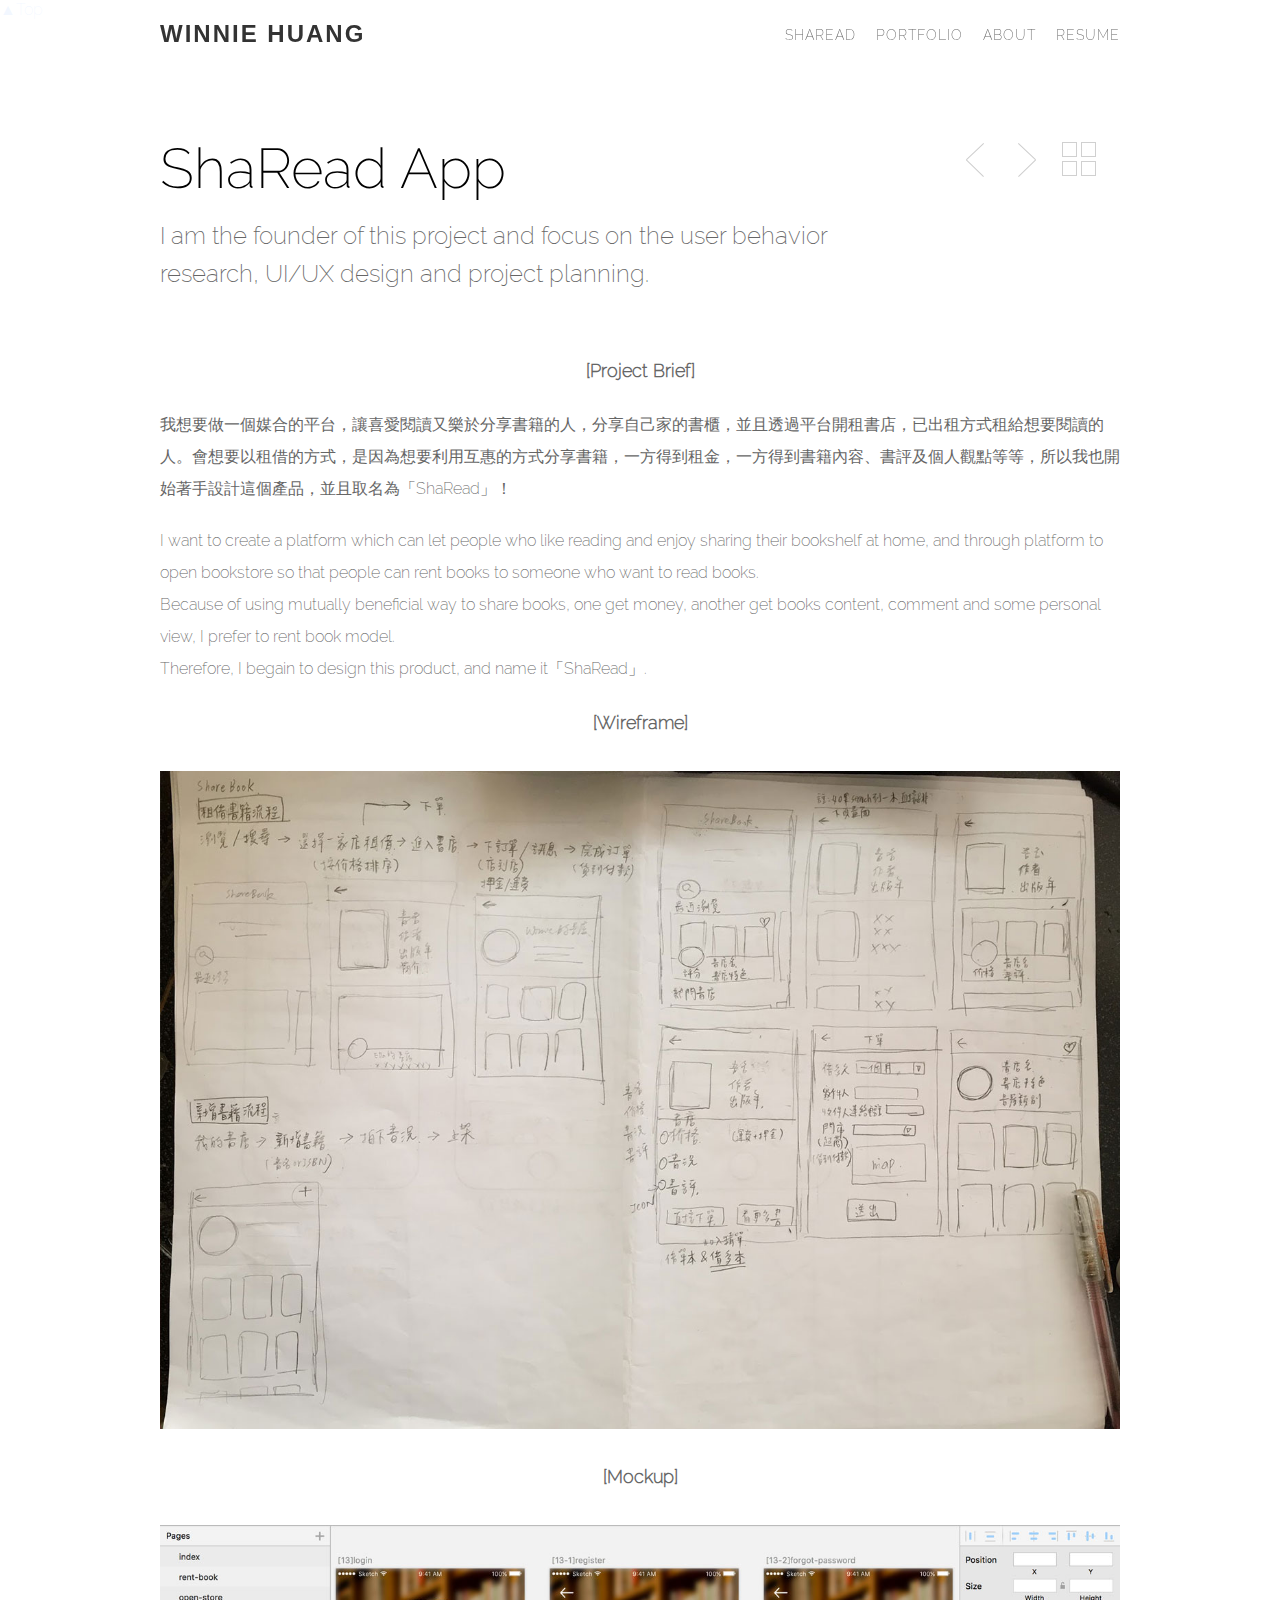
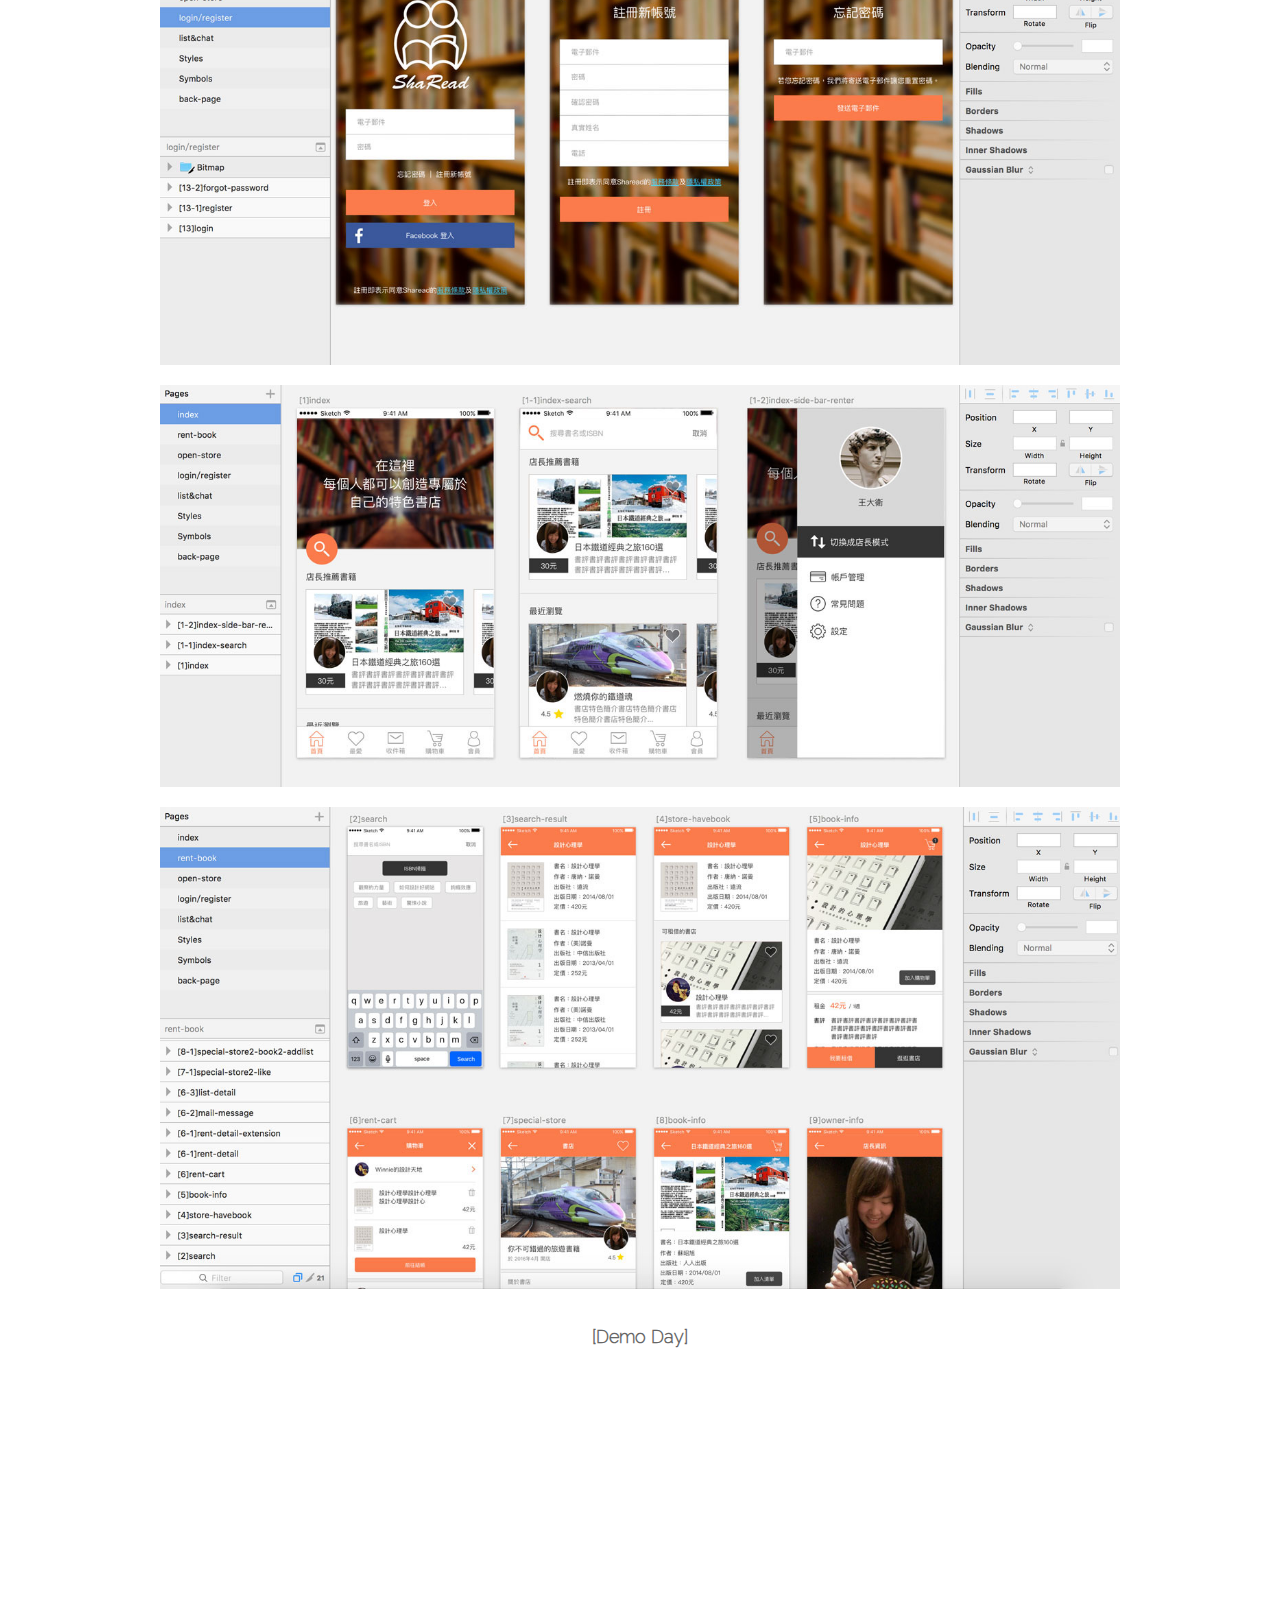
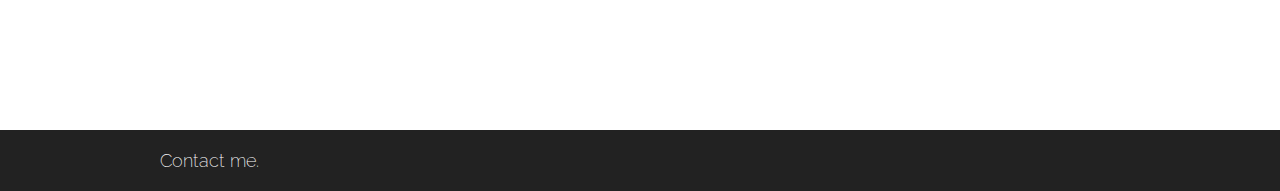
<file: index.html>
<!DOCTYPE html PUBLIC "-//W3C//DTD XHTML 1.0 Transitional//EN" "http://www.w3.org/TR/xhtml1/DTD/xhtml1-transitional.dtd">

<html xmlns="http://www.w3.org/1999/xhtml">
  <head>
    <meta http-equiv="Content-Type" content="text/html; charset=utf-8" />
    <meta name="viewport" content="width=device-width, initial-scale=1.0, user-scalable=no"/>
    <title>ShaRead App | Winnie Huang</title>
    <link rel="shortcut icon" href="images/wh-icon.png">
    <link rel="stylesheet" type="text/css" href="css/index.css">
    <link rel="stylesheet" href="css/slicknav.css" />
    <script src="js/jquery.min.js"></script>
    <script src="js/jquery.slicknav.js"></script>
  </head>
  <body>
    <header class="open-menu">
      <div class="menu">
        <nav>
          <ul id="menu-list">
            <li><a href="index.html">ShaRead</a></li>
            <li><a href="portfolio.html">Portfolio</a></li>
            <li><a href="about.html">About</a></li>
            <li><a href="resume.html">Resume</a></li>
          </ul>
        </nav>
        <div class="name" id="logo">
          <h1><a href="index.html">Winnie Huang</a></h1>
        </div>
      </div>
    </header>
    <div class="top">
      <a href="#" class="simple-back-to-top">▲Top</a>
    </div>
    <main class="portfolio-inner">
    <div class="pagetitle">
      <h2 class="title">ShaRead App</h2>
      <h3 class="subtitle">I am the founder of this project and focus on the user behavior research, UI/UX design and project planning.</h3>
      <div class="btn-control">
        <span class="close"><a href="portfolio.html">Back to Portfolio</a></span>
        <span class="next"><a href="portfolio07_inner.html">Next Post</a></span>
        <span class="pre"><a href="portfolio05_inner.html">Previous Post</a></span>
      </div>
    </div>
    <div class="content">
      <p class="content-title">[Project Brief]</p>
      <p>我想要做一個媒合的平台，讓喜愛閱讀又樂於分享書籍的人，分享自己家的書櫃，並且透過平台開租書店，已出租方式租給想要閱讀的人。會想要以租借的方式，是因為想要利用互惠的方式分享書籍，一方得到租金，一方得到書籍內容、書評及個人觀點等等，所以我也開始著手設計這個產品，並且取名為「ShaRead」！</p>
      <p>I want to create a platform which can let people who like reading and enjoy sharing their bookshelf at home, and through platform to open bookstore so that people can rent books to someone who want to read books.</br>Because of using mutually beneficial way to share books, one get money, another get books content, comment and some personal view, I prefer to rent book model.</br> 
      Therefore, I begain to design this product, and name it「ShaRead」.</p>
      <p class="content-title">[Wireframe]</p>
      <img src="images/portfolio06/portfolio_content_pic01.jpg">
      <p class="content-title">[Mockup]</p>
      <img src="images/portfolio06/portfolio_content_pic02.jpg">
      <img src="images/portfolio06/portfolio_content_pic03.jpg">
      <img src="images/portfolio06/portfolio_content_pic04.jpg">
      <p class="content-title">[Demo Day]</p>
      <div class="video">
        <iframe src="https://www.youtube.com/embed/4-4LbQDNYz0?list=PLXLKn5LZ-8H_An6MW0Fe9xR09mkIa5KFU" frameborder="0" allowfullscreen></iframe>
      </div>
    </div>
    </main>
    <footer>
      <div class="footer-content">
        <span>Contact me. </span>
      </div>
    </footer>
    <script>
      $(function(){
        $('#menu-list').slicknav({
          label: '',
          appendTo: '#logo',
        });
      });
    </script>

    <script type="text/javascript">
  // create the back to top button
  $('body').prepend('<a href="#" class="back-to-top">▲ Top</a>');

  var amountScrolled = 300;

  $(window).scroll(function() {
    if ( $(window).scrollTop() > amountScrolled ) {
      $('a.back-to-top').fadeIn('slow');
    } else {
      $('a.back-to-top').fadeOut('slow');
    }
  });

  $('a.back-to-top, a.simple-back-to-top').click(function() {
    $('html, body').animate({
      scrollTop: 0
    }, 700);
    return false;
  });
   </script>
  </body>
</html>
</file>
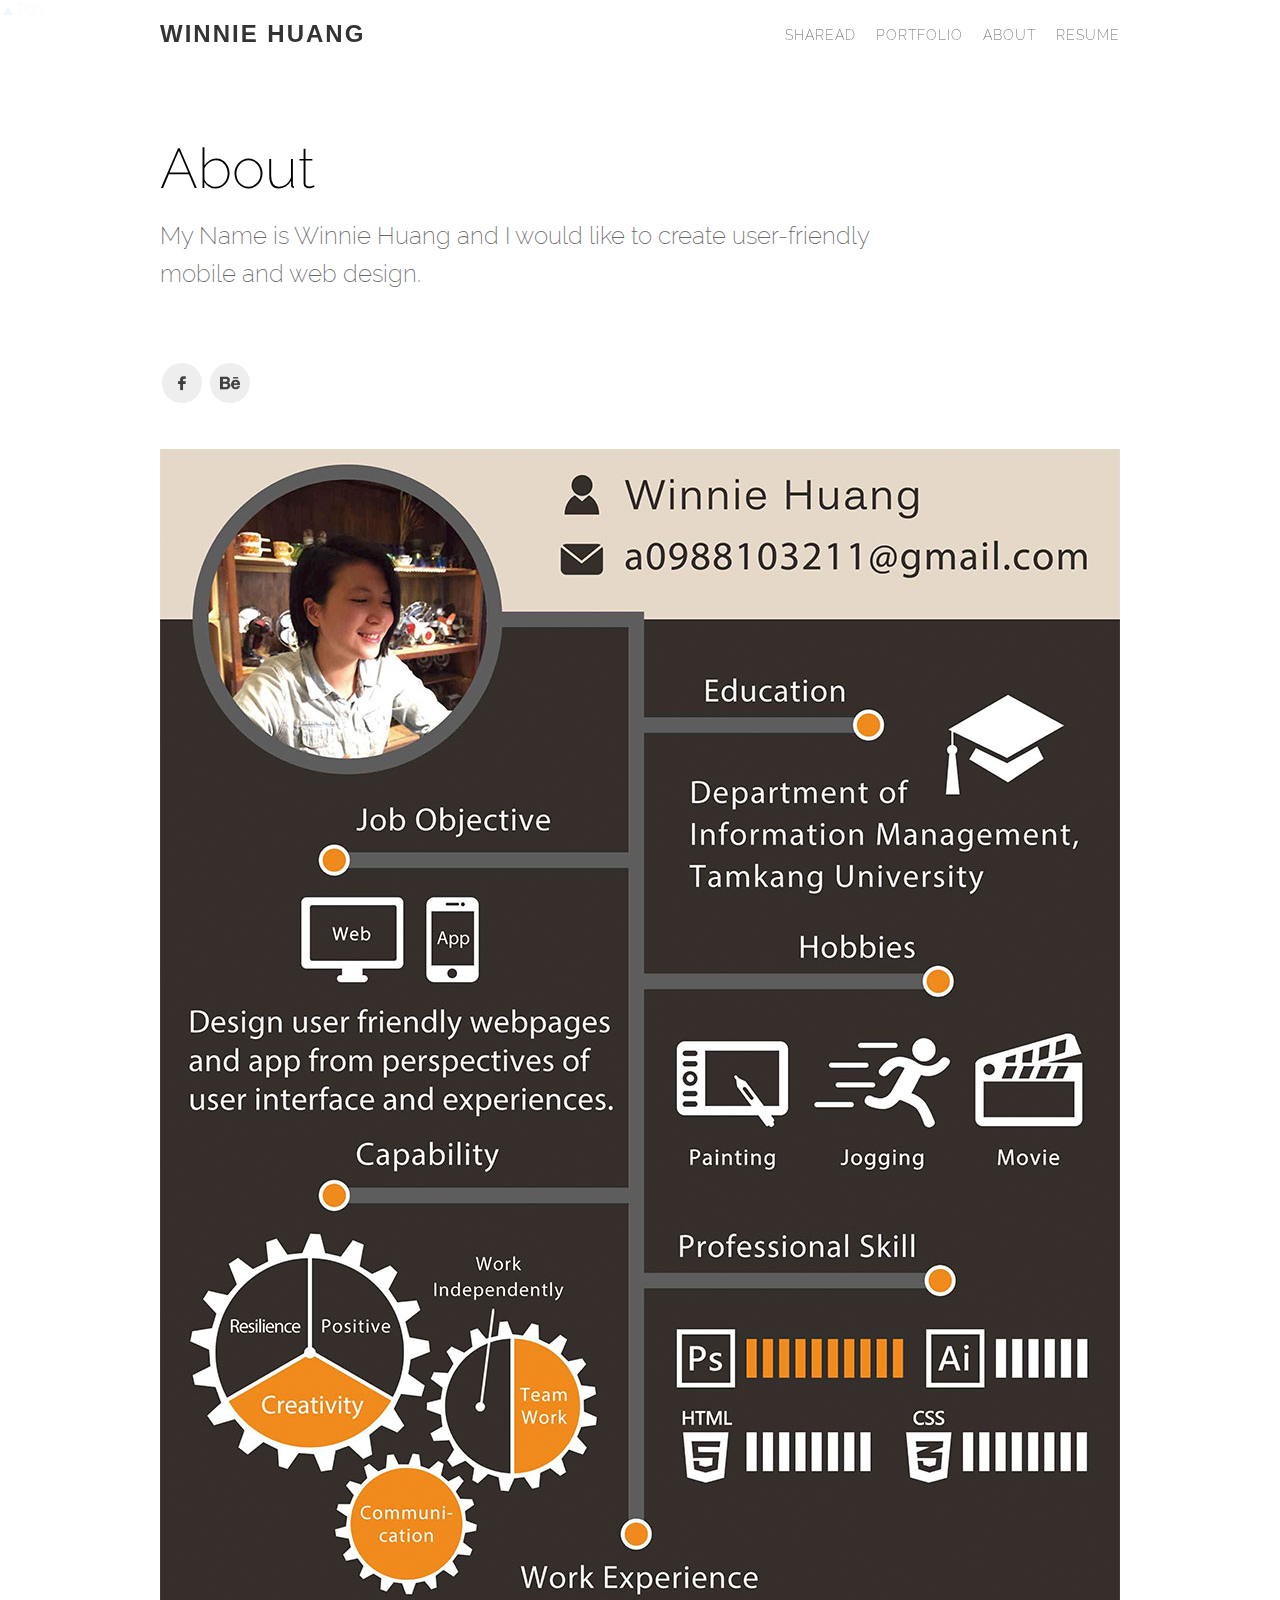
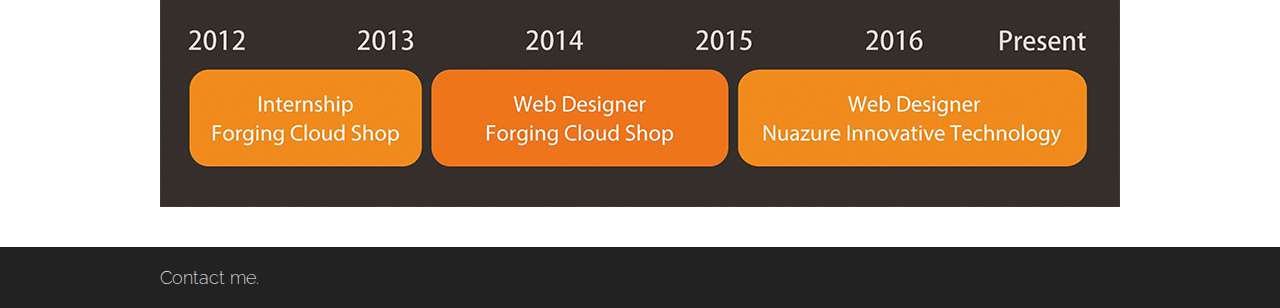
<file: about.html>
<!DOCTYPE html PUBLIC "-//W3C//DTD XHTML 1.0 Transitional//EN" "http://www.w3.org/TR/xhtml1/DTD/xhtml1-transitional.dtd">

<html xmlns="http://www.w3.org/1999/xhtml">
<head>
	<meta http-equiv="Content-Type" content="text/html; charset=utf-8" />
  	<meta name="viewport" content="width=device-width, initial-scale=1.0, user-scalable=no"/>
	<title>About | Winnie Huang</title>
  <link rel="shortcut icon" href="images/wh-icon.png">
  <link rel="stylesheet" type="text/css" href="css/index.css">
  <link rel="stylesheet" href="css/slicknav.css" />
  <script src="js/jquery.min.js"></script>
  <script src="js/jquery.slicknav.js"></script>

</head>
<body>
 	<header class="open-menu">
 		<div class="menu">
 			<nav>
 				<ul id="menu-list">
 					<li><a href="index.html">ShaRead</a></li>
 					<li><a href="portfolio.html">Portfolio</a></li>
 					<li><a href="about.html">About</a></li>
 					<li><a href="resume.html">Resume</a></li>
 				</ul>
 			</nav>
 			<div class="name" id="logo">
 				<h1><a href="index.html">Winnie Huang</a></h1>
 			</div>
 		</div>
 	</header>
 	<div class="top">
    <a href="#" class="simple-back-to-top">▲Top</a>
  </div>
 	<main class="about">
 		<div class="pagetitle">
 			<h2 class="title">About</h2>
 			<h3 class="subtitle">My Name is Winnie Huang and I would like to create user-friendly mobile and web design.</h3>
 		</div>
 		<div class="btn-social">
 	 		<a href="https://www.facebook.com/winnie.huang.1272" class="social-icon facebook"></a>
 	 		<a href="https://www.behance.net/iamwinniehuang" class="social-icon behance"></a>
 	 	</div>
 		<div class="content">
 	 		<div class="aboutme-pic">
 	 			<img src="images/aboutme.jpg">
 	 		</div>
 	 		<div class="aboutme-content">
 	 			<!-- <span class="full-bg-img about-bg"></span> -->
 	 			<!-- <div class="aboutme-mid-content">
 	 				<p>My Passion</p>
 	 				<img src="images/passion.jpg">
 	 				<p>Design Process</p>
 	 				<img src="images/process.jpg">
 	 			</div> --> 	 			
 	 		</div>
 		</div>
 	</main>
 	<footer>
 		<div class="footer-content">
 			<span>Contact me. </span>
 		</div>
 	</footer>
  <script>
    $(function(){
      $('#menu-list').slicknav({
        label: '',
        appendTo: '#logo',
      });
    });
  </script>

  <script type="text/javascript">
  // create the back to top button
  $('body').prepend('<a href="#" class="back-to-top">▲ Top</a>');

  var amountScrolled = 300;

  $(window).scroll(function() {
    if ( $(window).scrollTop() > amountScrolled ) {
      $('a.back-to-top').fadeIn('slow');
    } else {
      $('a.back-to-top').fadeOut('slow');
    }
  });

  $('a.back-to-top, a.simple-back-to-top').click(function() {
    $('html, body').animate({
      scrollTop: 0
    }, 700);
    return false;
  });
   </script>
</body>
</html>
</file>
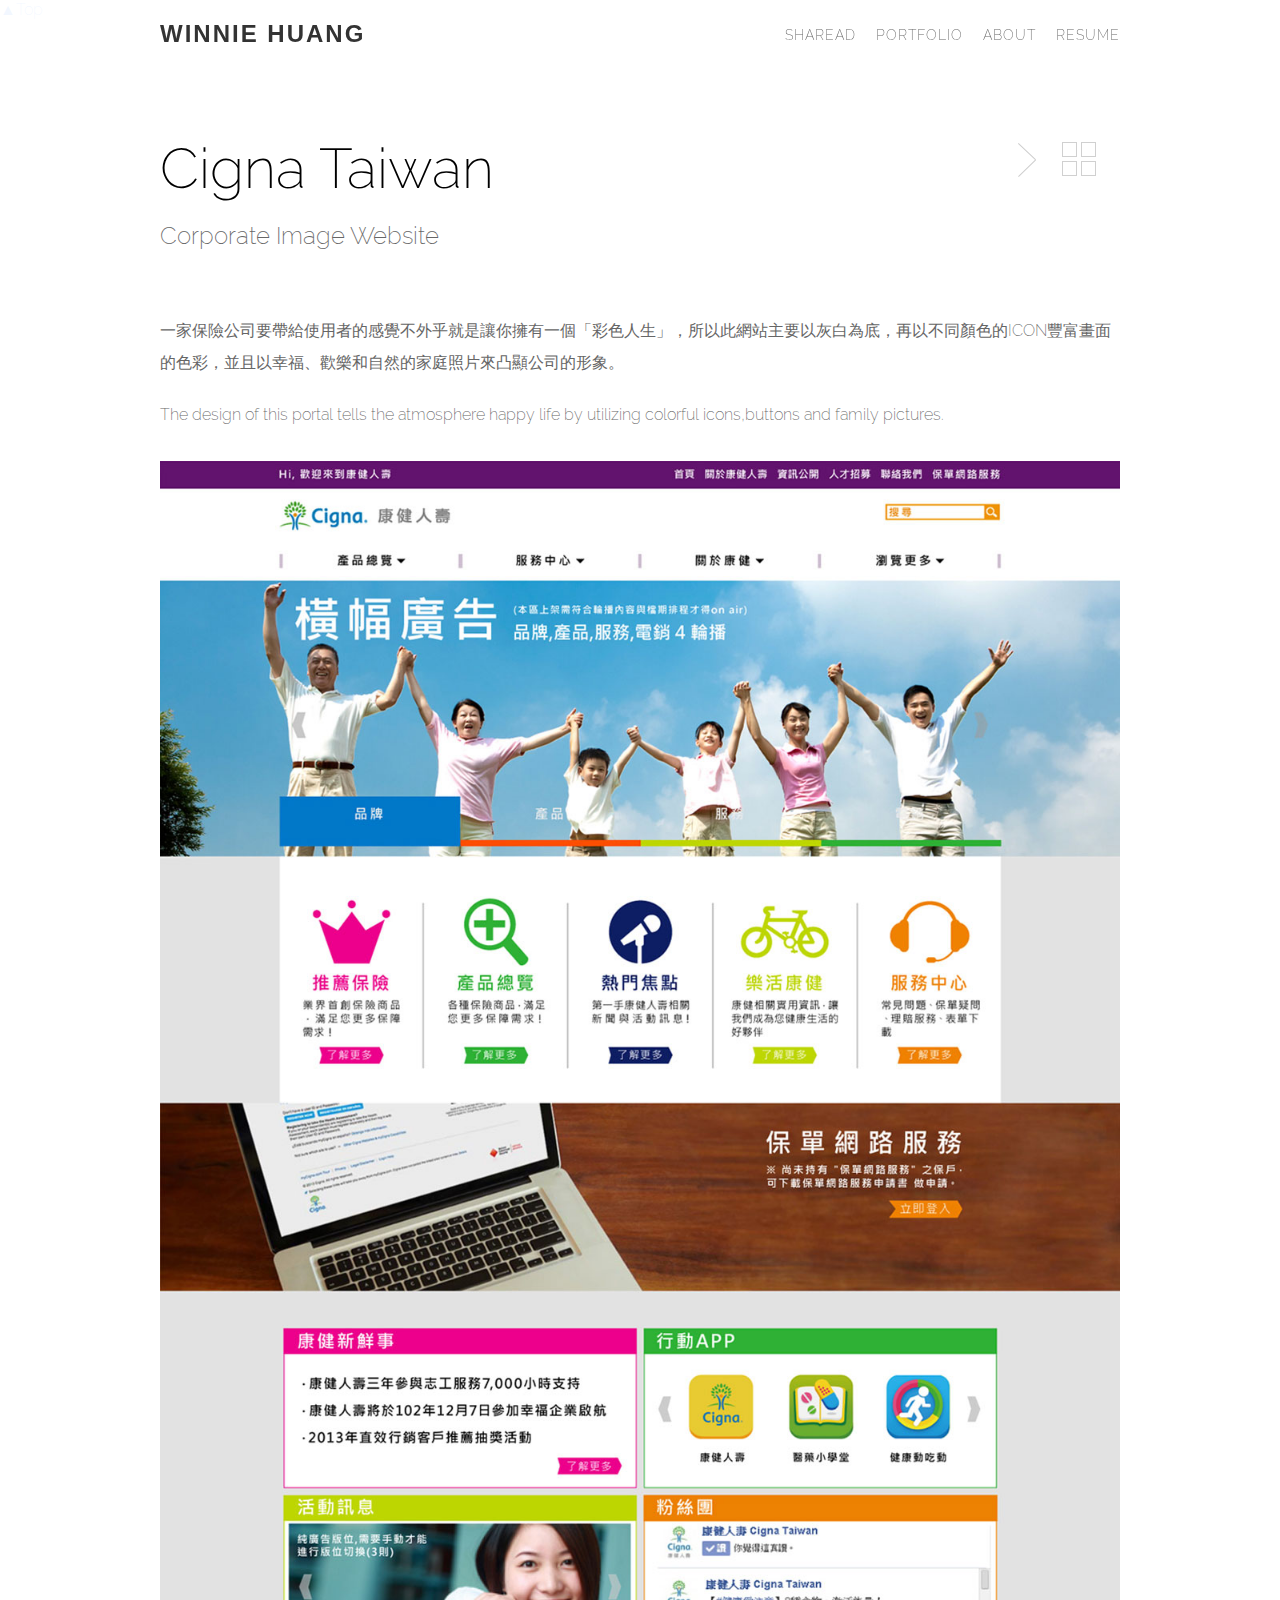
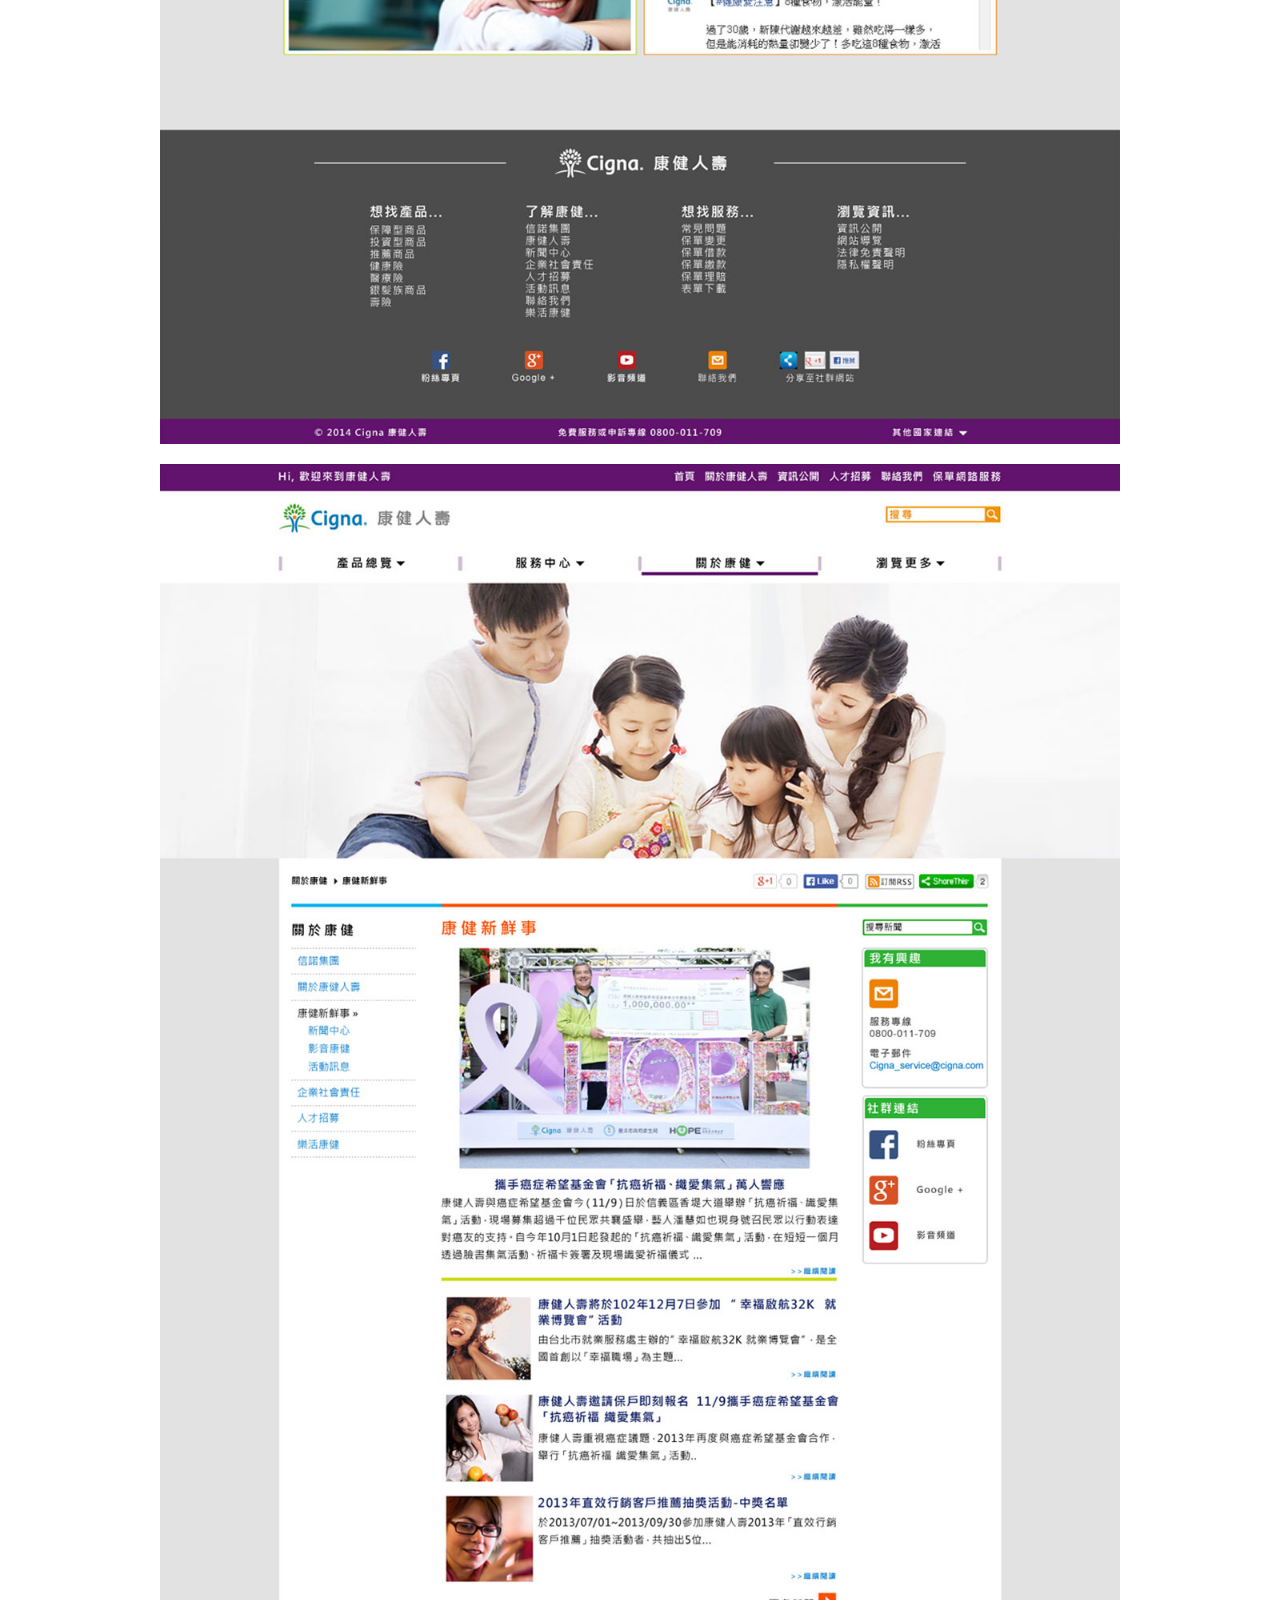
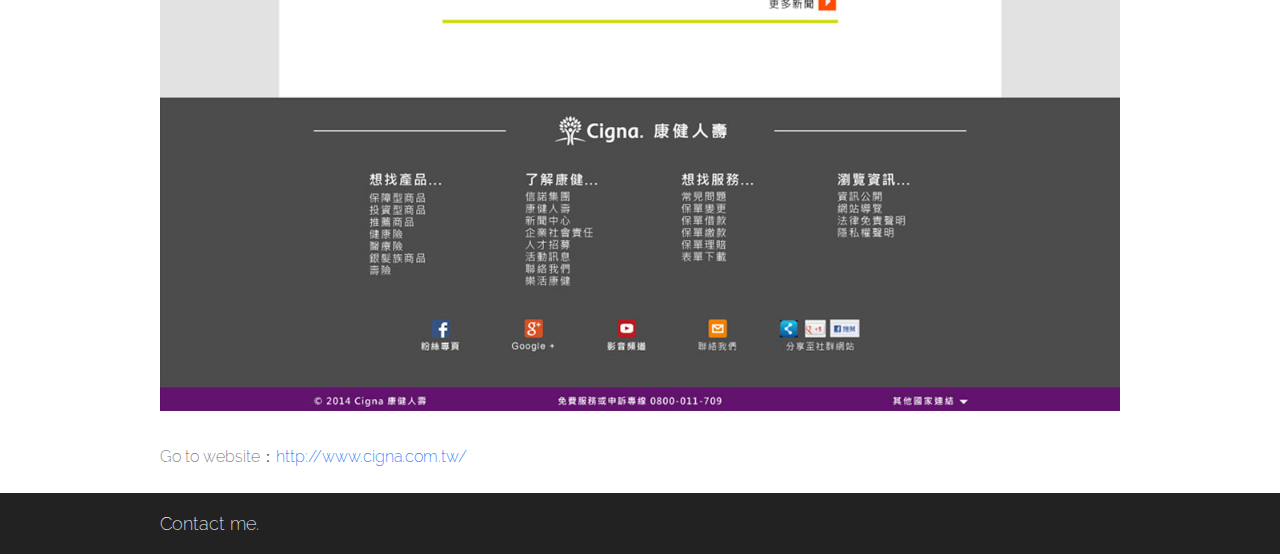
<file: portfolio01_inner.html>
<!DOCTYPE html PUBLIC "-//W3C//DTD XHTML 1.0 Transitional//EN" "http://www.w3.org/TR/xhtml1/DTD/xhtml1-transitional.dtd">

<html xmlns="http://www.w3.org/1999/xhtml">
<head>
	<meta http-equiv="Content-Type" content="text/html; charset=utf-8" />
  	<meta name="viewport" content="width=device-width, initial-scale=1.0, user-scalable=no"/>
	<title>FREEData Mobile Web | Winnie Huang</title>
  <link rel="shortcut icon" href="images/wh-icon.png">
  <link rel="stylesheet" type="text/css" href="css/index.css">
  <link rel="stylesheet" href="css/slicknav.css" />
  <script src="js/jquery.min.js"></script>
  <script src="js/jquery.slicknav.js"></script>
</head>
<body>
 	<header class="open-menu">
 		<div class="menu">
 			<nav>
 				<ul id="menu-list">
 					<li><a href="index.html">ShaRead</a></li>
 					<li><a href="portfolio.html">Portfolio</a></li>
 					<li><a href="about.html">About</a></li>
 					<li><a href="resume.html">Resume</a> </li>
 				</ul>
 			</nav>
 			<div class="name" id="logo">
 				<h1><a href="index.html">Winnie Huang</a></h1>
 			</div>
 		</div>
 	</header>
 	<div class="top">
    <a href="#" class="simple-back-to-top">▲Top</a>
  </div>
 	<main class="portfolio-inner">
 		<div class="pagetitle">
 			<h2 class="title">Cigna Taiwan</h2>
 			<h3 class="subtitle">Corporate Image Website</h3>
 			<div class="btn-control">
 				<span class="close"><a href="portfolio.html">Back to Portfolio</a></span>
 				<span class="next"><a href="portfolio02_inner.html">Next Post</a></span>
 				<!-- <span class="pre"><a href="#">Previous Post</a></span> -->
 			</div>
 		</div>
 		<div class="content">
      <p> 一家保險公司要帶給使用者的感覺不外乎就是讓你擁有一個「彩色人生」，所以此網站主要以灰白為底，再以不同顏色的ICON豐富畫面的色彩，並且以幸福、歡樂和自然的家庭照片來凸顯公司的形象。</p>
 	 		<p>The design of this portal tells the atmosphere happy life by utilizing colorful icons,buttons and family pictures.</p>
 	 		<img src="images/portfolio01/portfolio_content_pic01.jpg">
      <img src="images/portfolio01/portfolio_content_pic02.jpg">
      <p>Go to website：<a href="http://www.cigna.com.tw/">http://www.cigna.com.tw/
</a></p>
 		</div>
 	</main>
 	<footer>
 		<div class="footer-content">
 			<span>Contact me. </span>
 		</div>
 	</footer>
  <script>
    $(function(){
      $('#menu-list').slicknav({
        label: '',
        appendTo: '#logo',
      });
    });
  </script>

  <script type="text/javascript">
  // create the back to top button
  $('body').prepend('<a href="#" class="back-to-top">▲ Top</a>');

  var amountScrolled = 300;

  $(window).scroll(function() {
    if ( $(window).scrollTop() > amountScrolled ) {
      $('a.back-to-top').fadeIn('slow');
    } else {
      $('a.back-to-top').fadeOut('slow');
    }
  });

  $('a.back-to-top, a.simple-back-to-top').click(function() {
    $('html, body').animate({
      scrollTop: 0
    }, 700);
    return false;
  });
   </script>
</body>
</html>
</file>
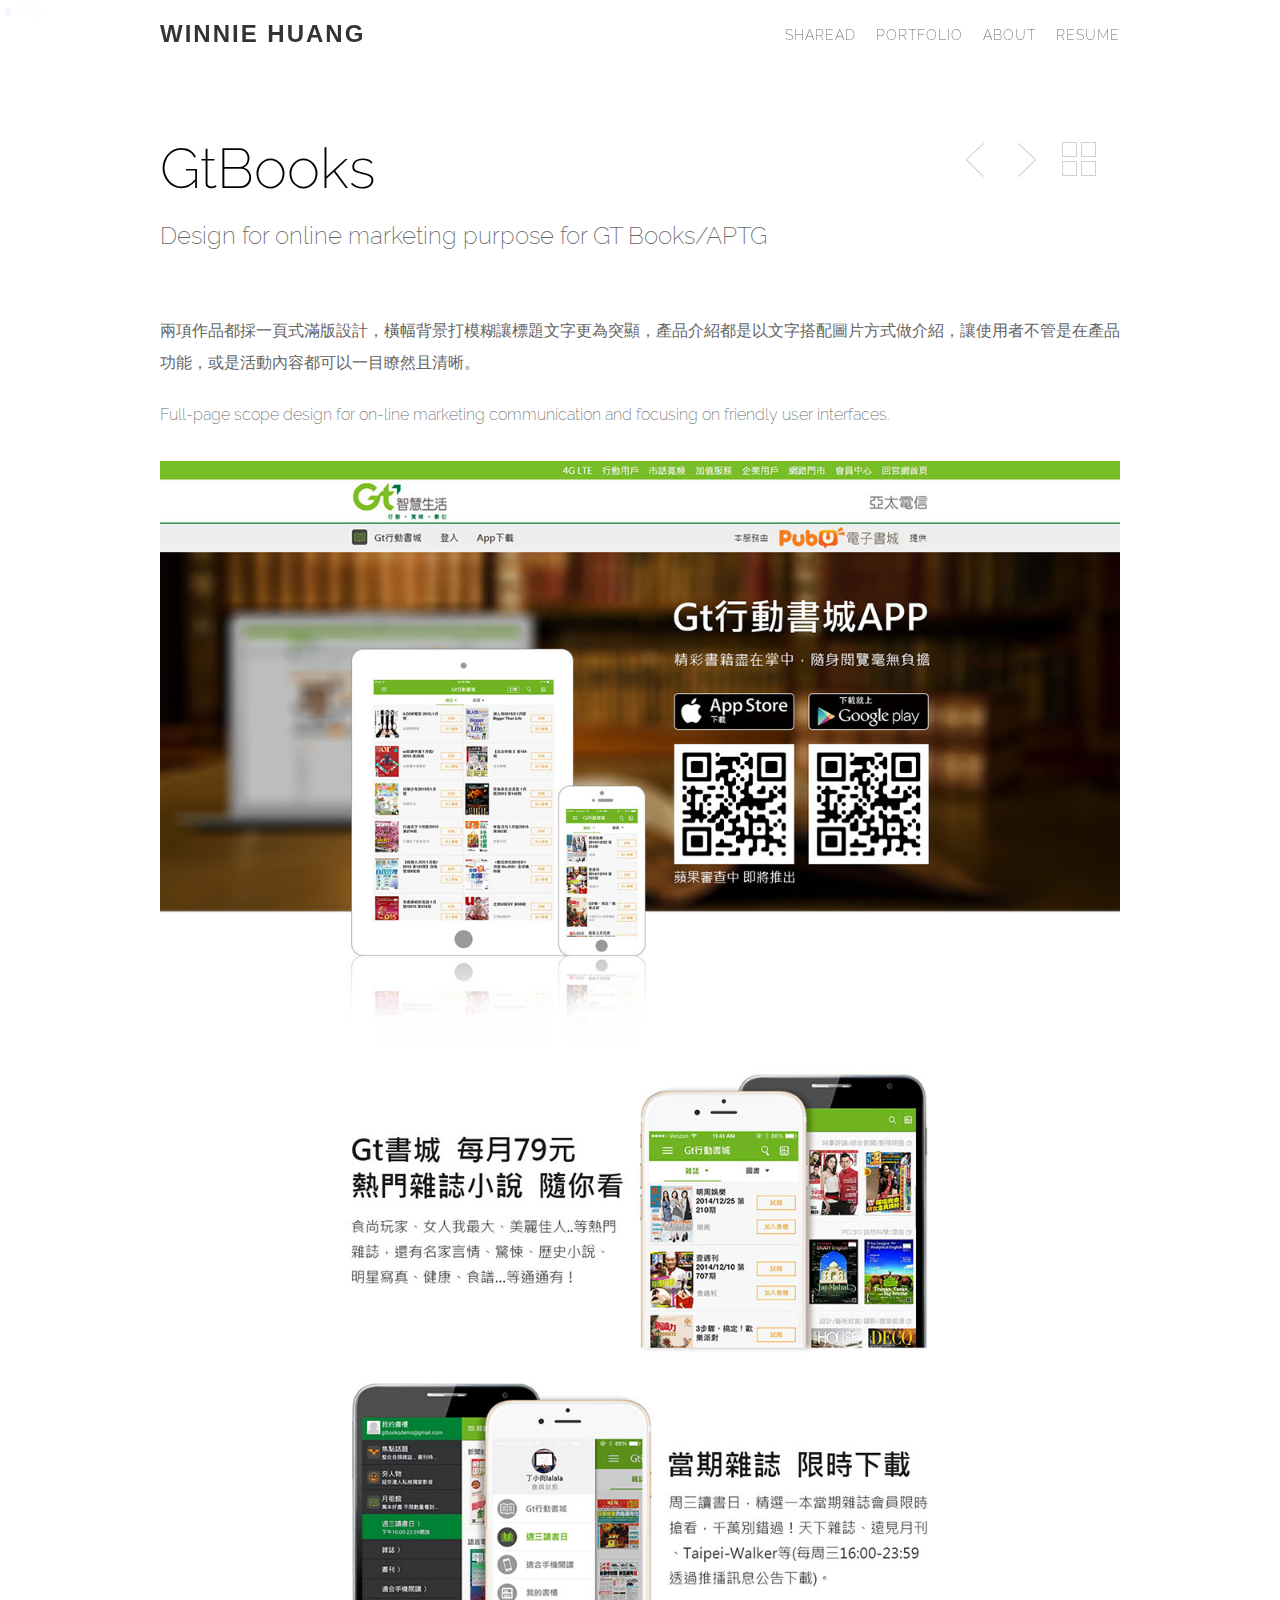
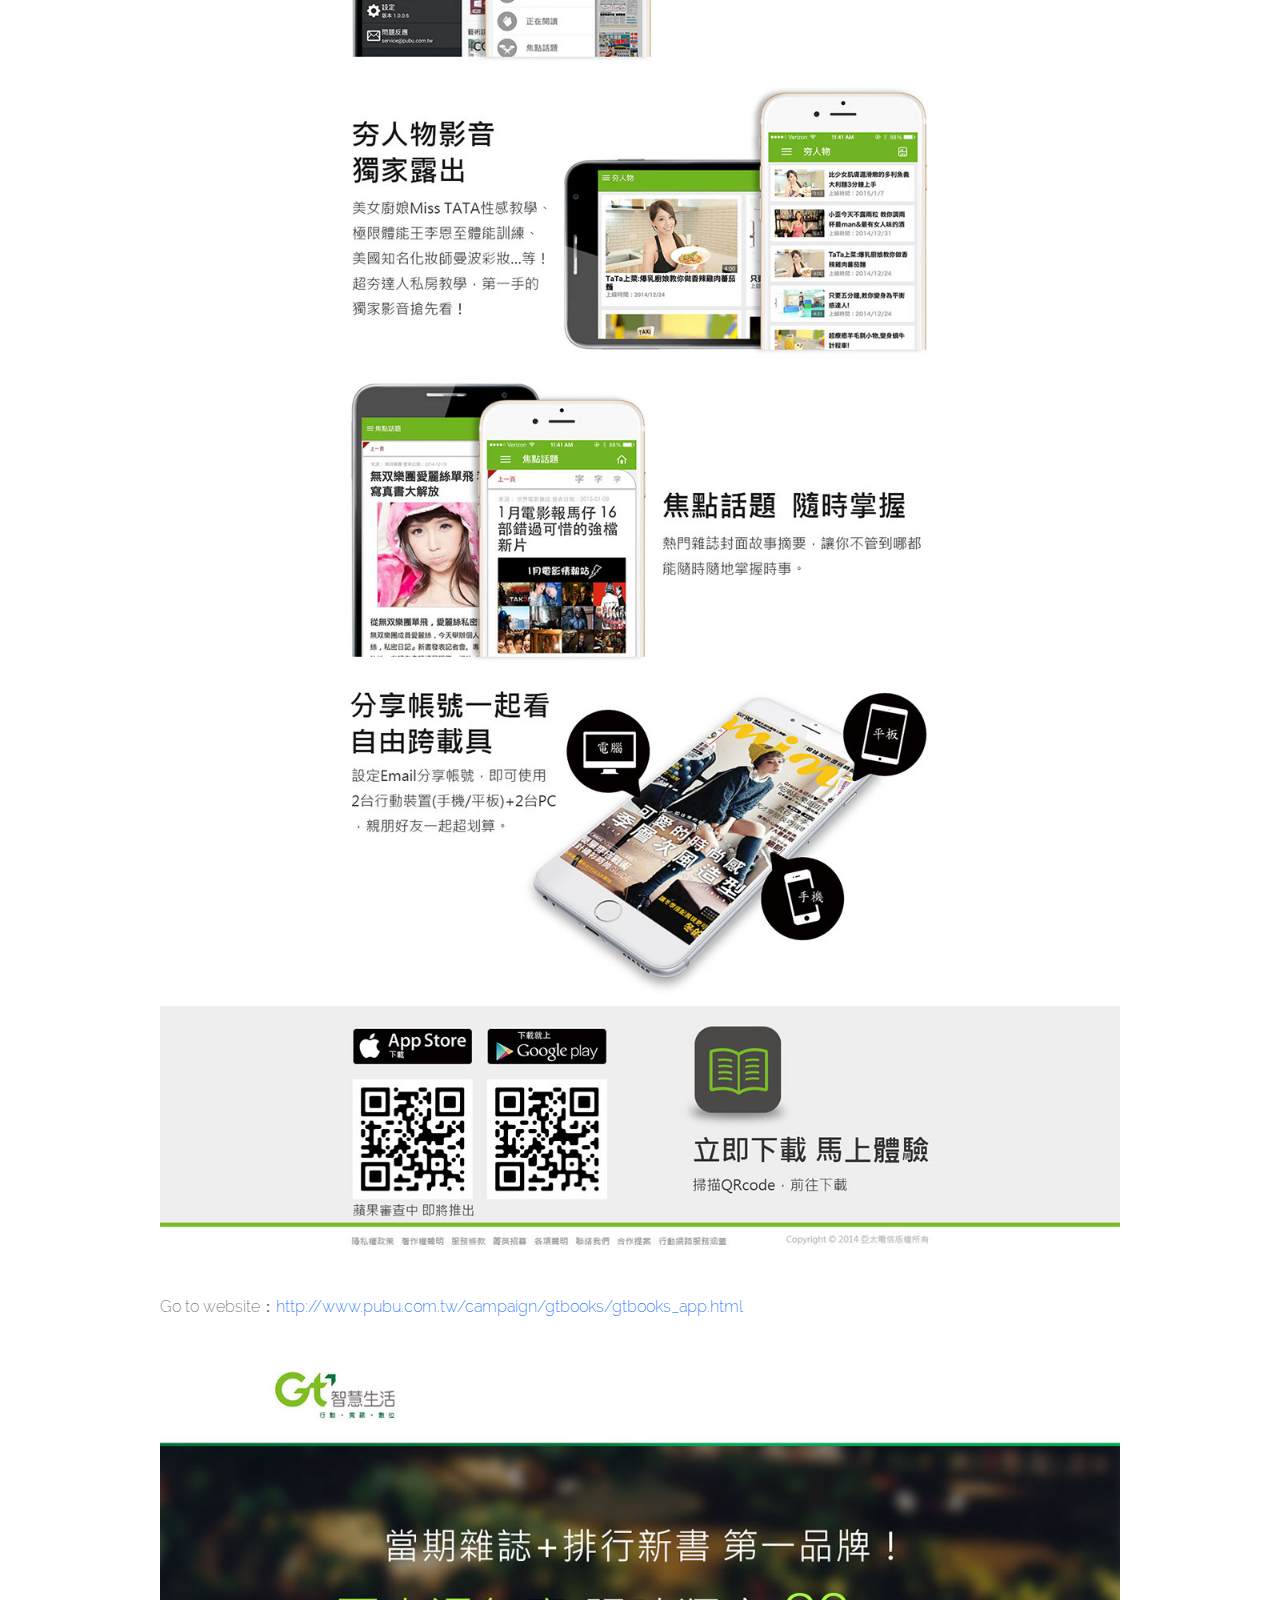
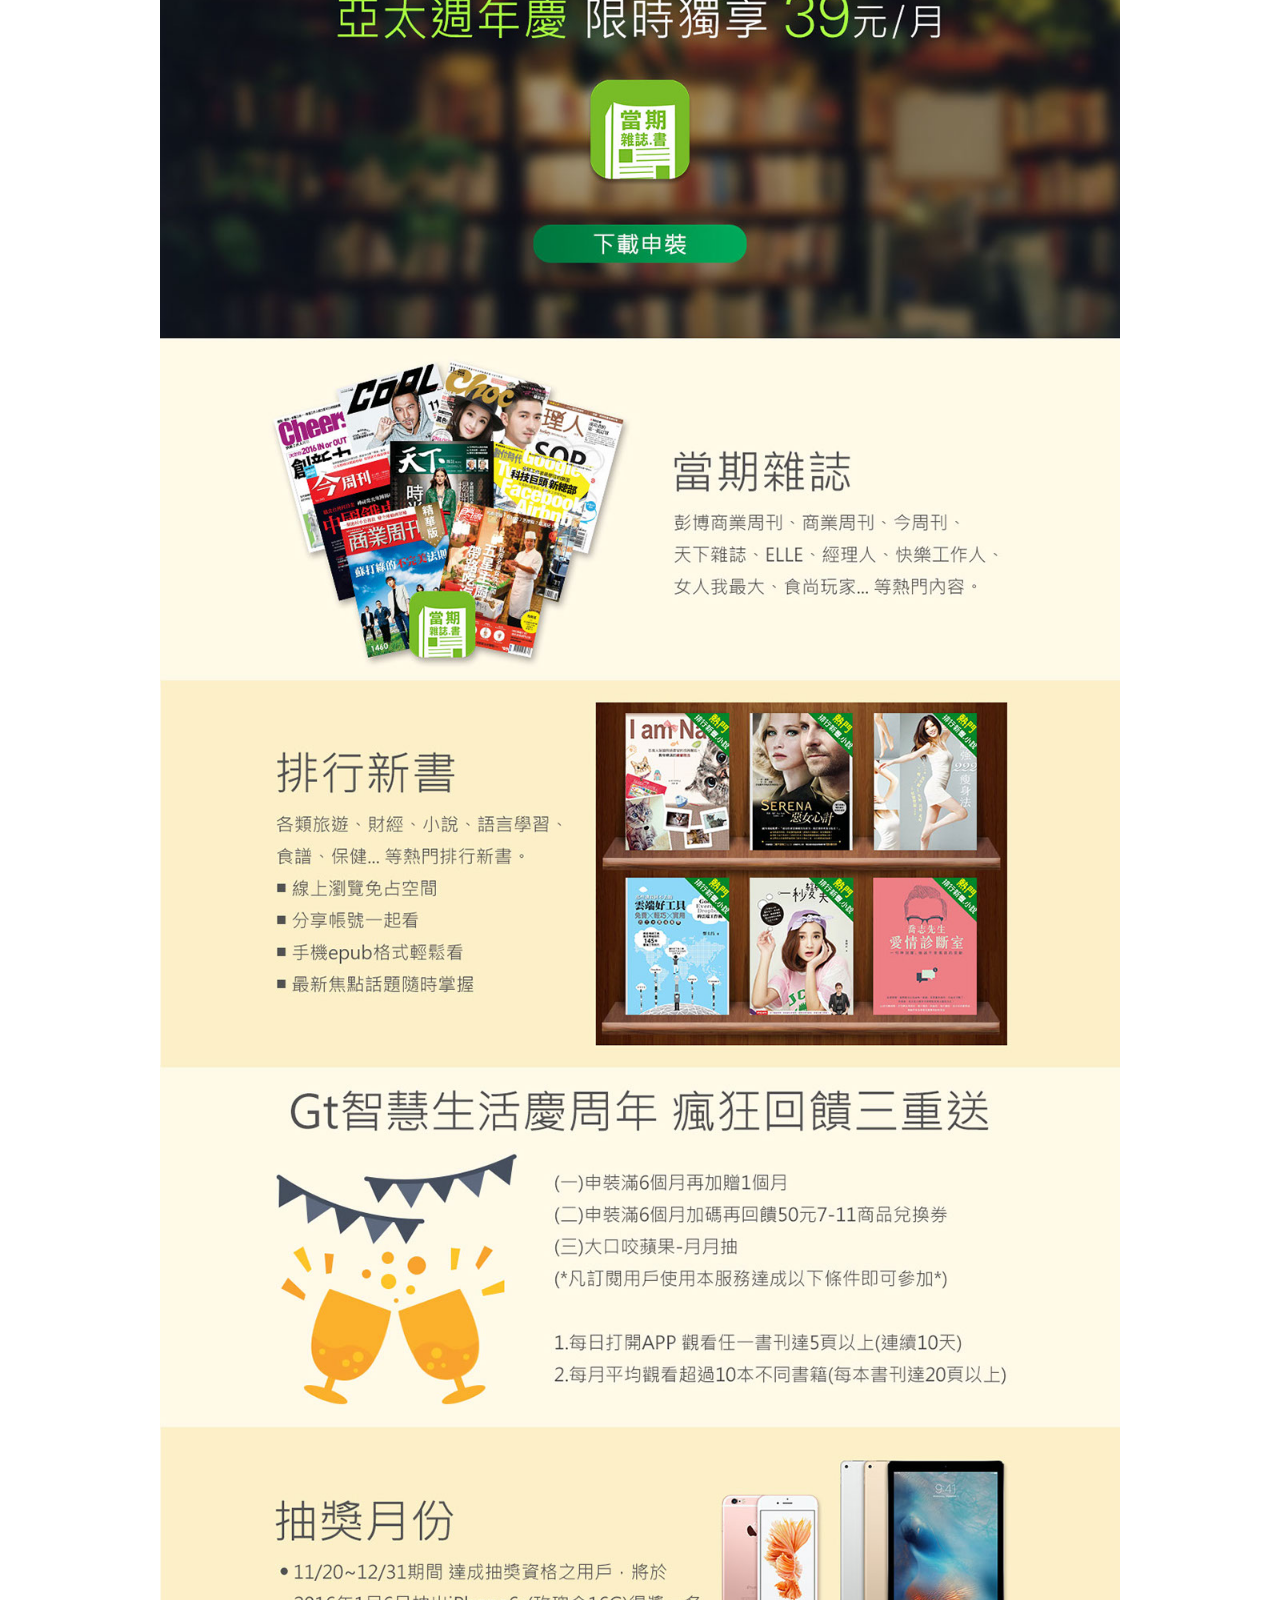
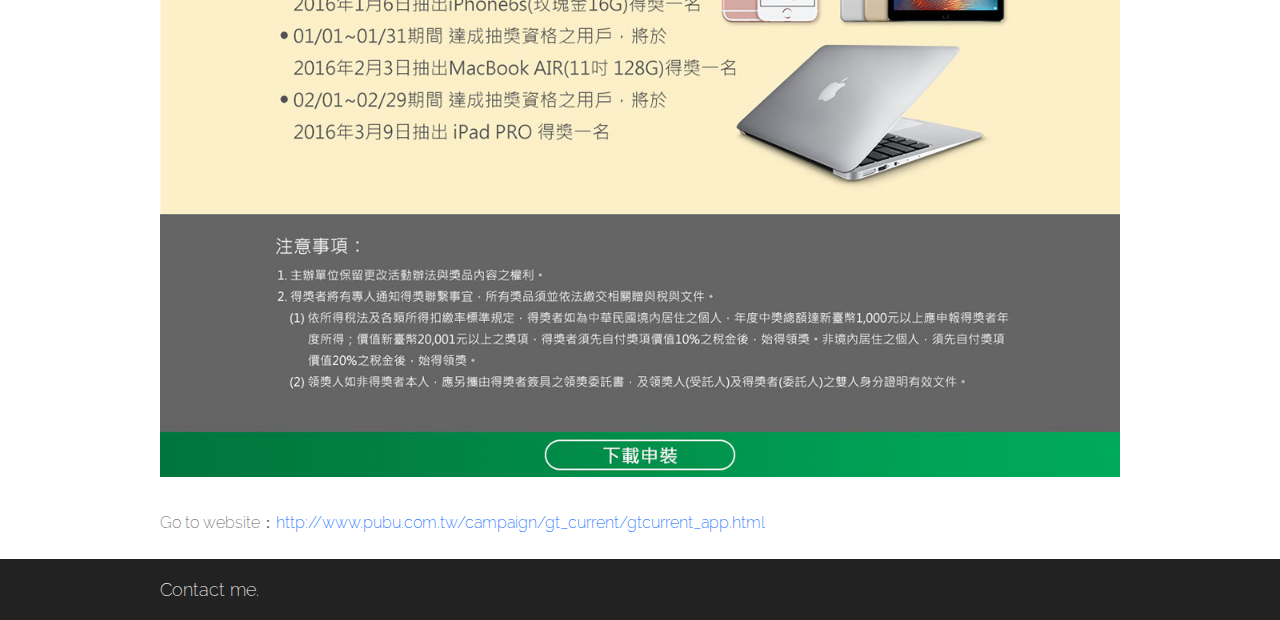
<file: portfolio02_inner.html>
<!DOCTYPE html PUBLIC "-//W3C//DTD XHTML 1.0 Transitional//EN" "http://www.w3.org/TR/xhtml1/DTD/xhtml1-transitional.dtd">

<html xmlns="http://www.w3.org/1999/xhtml">
<head>
	<meta http-equiv="Content-Type" content="text/html; charset=utf-8" />
  	<meta name="viewport" content="width=device-width, initial-scale=1.0, user-scalable=no"/>
	<title>FREEData Mobile Web | Winnie Huang</title>
  <link rel="shortcut icon" href="images/wh-icon.png">
  <link rel="stylesheet" type="text/css" href="css/index.css">
  <link rel="stylesheet" href="css/slicknav.css" />
  <script src="js/jquery.min.js"></script>
  <script src="js/jquery.slicknav.js"></script>
</head>
<body>
 	<header class="open-menu">
 		<div class="menu">
 			<nav>
 				<ul id="menu-list">
 					<li><a href="index.html">ShaRead</a></li>
 					<li><a href="portfolio.html">Portfolio</a></li>
 					<li><a href="about.html">About</a></li>
 					<li><a href="resume.html">Resume</a> </li>
 				</ul>
 			</nav>
 			<div class="name" id="logo">
 				<h1><a href="index.html">Winnie Huang</a></h1>
 			</div>
 		</div>
 	</header>
 	<div class="top">
    <a href="#" class="simple-back-to-top">▲Top</a>
  </div>
 	<main class="portfolio-inner">
 		<div class="pagetitle">
 			<h2 class="title">GtBooks</h2>
 			<h3 class="subtitle">Design for online marketing purpose for GT Books/APTG</h3>
 			<div class="btn-control">
 				<span class="close"><a href="portfolio.html">Back to Portfolio</a></span>
 				<span class="next"><a href="portfolio03_inner.html">Next Post</a></span>
 				<span class="pre"><a href="portfolio01_inner.html">Previous Post</a></span>
 			</div>
 		</div>
 		<div class="content">
      <p>兩項作品都採一頁式滿版設計，橫幅背景打模糊讓標題文字更為突顯，產品介紹都是以文字搭配圖片方式做介紹，讓使用者不管是在產品功能，或是活動內容都可以一目瞭然且清晰。</p>
 	 		<p>Full-page scope design for on-line marketing communication and focusing on friendly user interfaces.</p>
 	 		<img src="images/portfolio02/portfolio_content_pic01.jpg">
      <p>Go to website：<a href="http://www.pubu.com.tw/campaign/gtbooks/gtbooks_app.html">http://www.pubu.com.tw/campaign/gtbooks/gtbooks_app.html</a></p>
      <img src="images/portfolio02/portfolio_content_pic02.jpg">
 	 		<p>Go to website：<a href="http://www.pubu.com.tw/campaign/gt_current/gtcurrent_app.html">http://www.pubu.com.tw/campaign/gt_current/gtcurrent_app.html</a></p>
 		</div>
 	</main>
 	<footer>
 		<div class="footer-content">
 			<span>Contact me. </span>
 		</div>
 	</footer>
  <script>
    $(function(){
      $('#menu-list').slicknav({
        label: '',
        appendTo: '#logo',
      });
    });
  </script>

  <script type="text/javascript">
  // create the back to top button
  $('body').prepend('<a href="#" class="back-to-top">▲ Top</a>');

  var amountScrolled = 300;

  $(window).scroll(function() {
    if ( $(window).scrollTop() > amountScrolled ) {
      $('a.back-to-top').fadeIn('slow');
    } else {
      $('a.back-to-top').fadeOut('slow');
    }
  });

  $('a.back-to-top, a.simple-back-to-top').click(function() {
    $('html, body').animate({
      scrollTop: 0
    }, 700);
    return false;
  });
   </script>
</body>
</html>
</file>
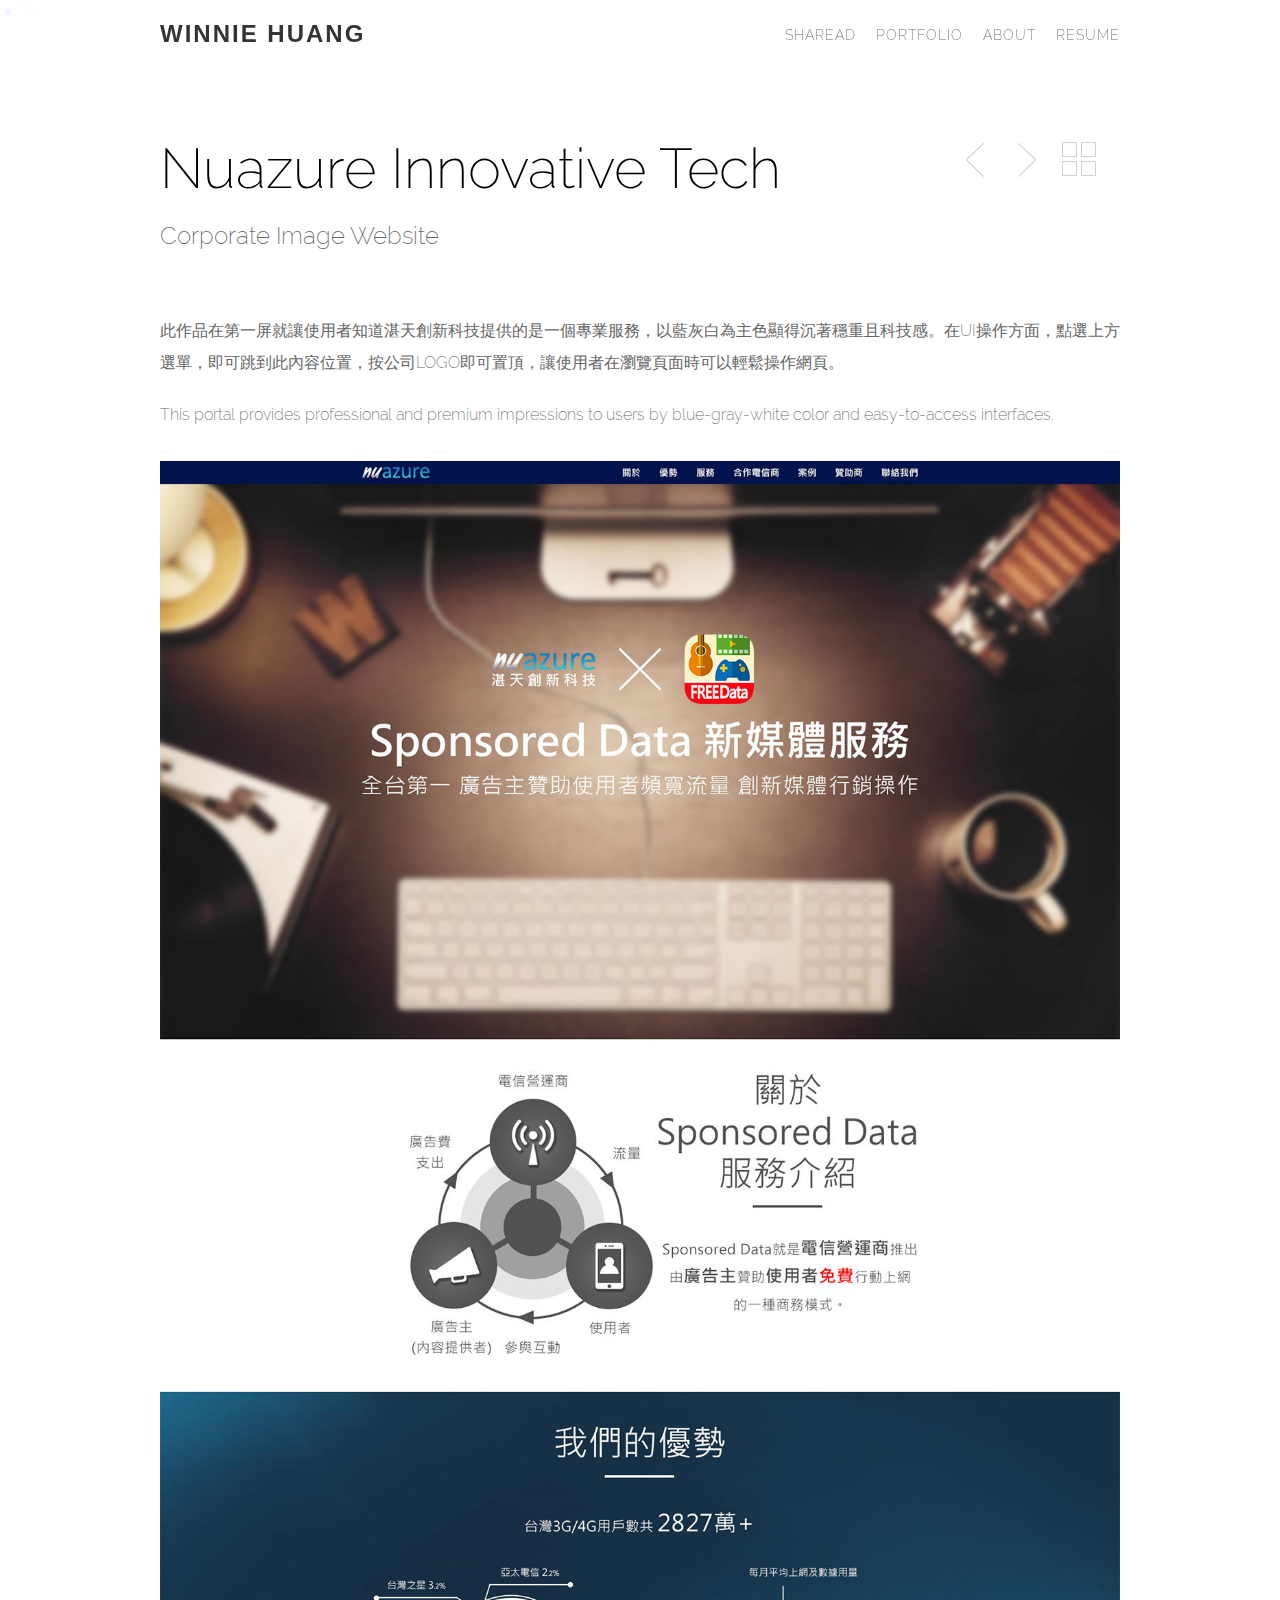
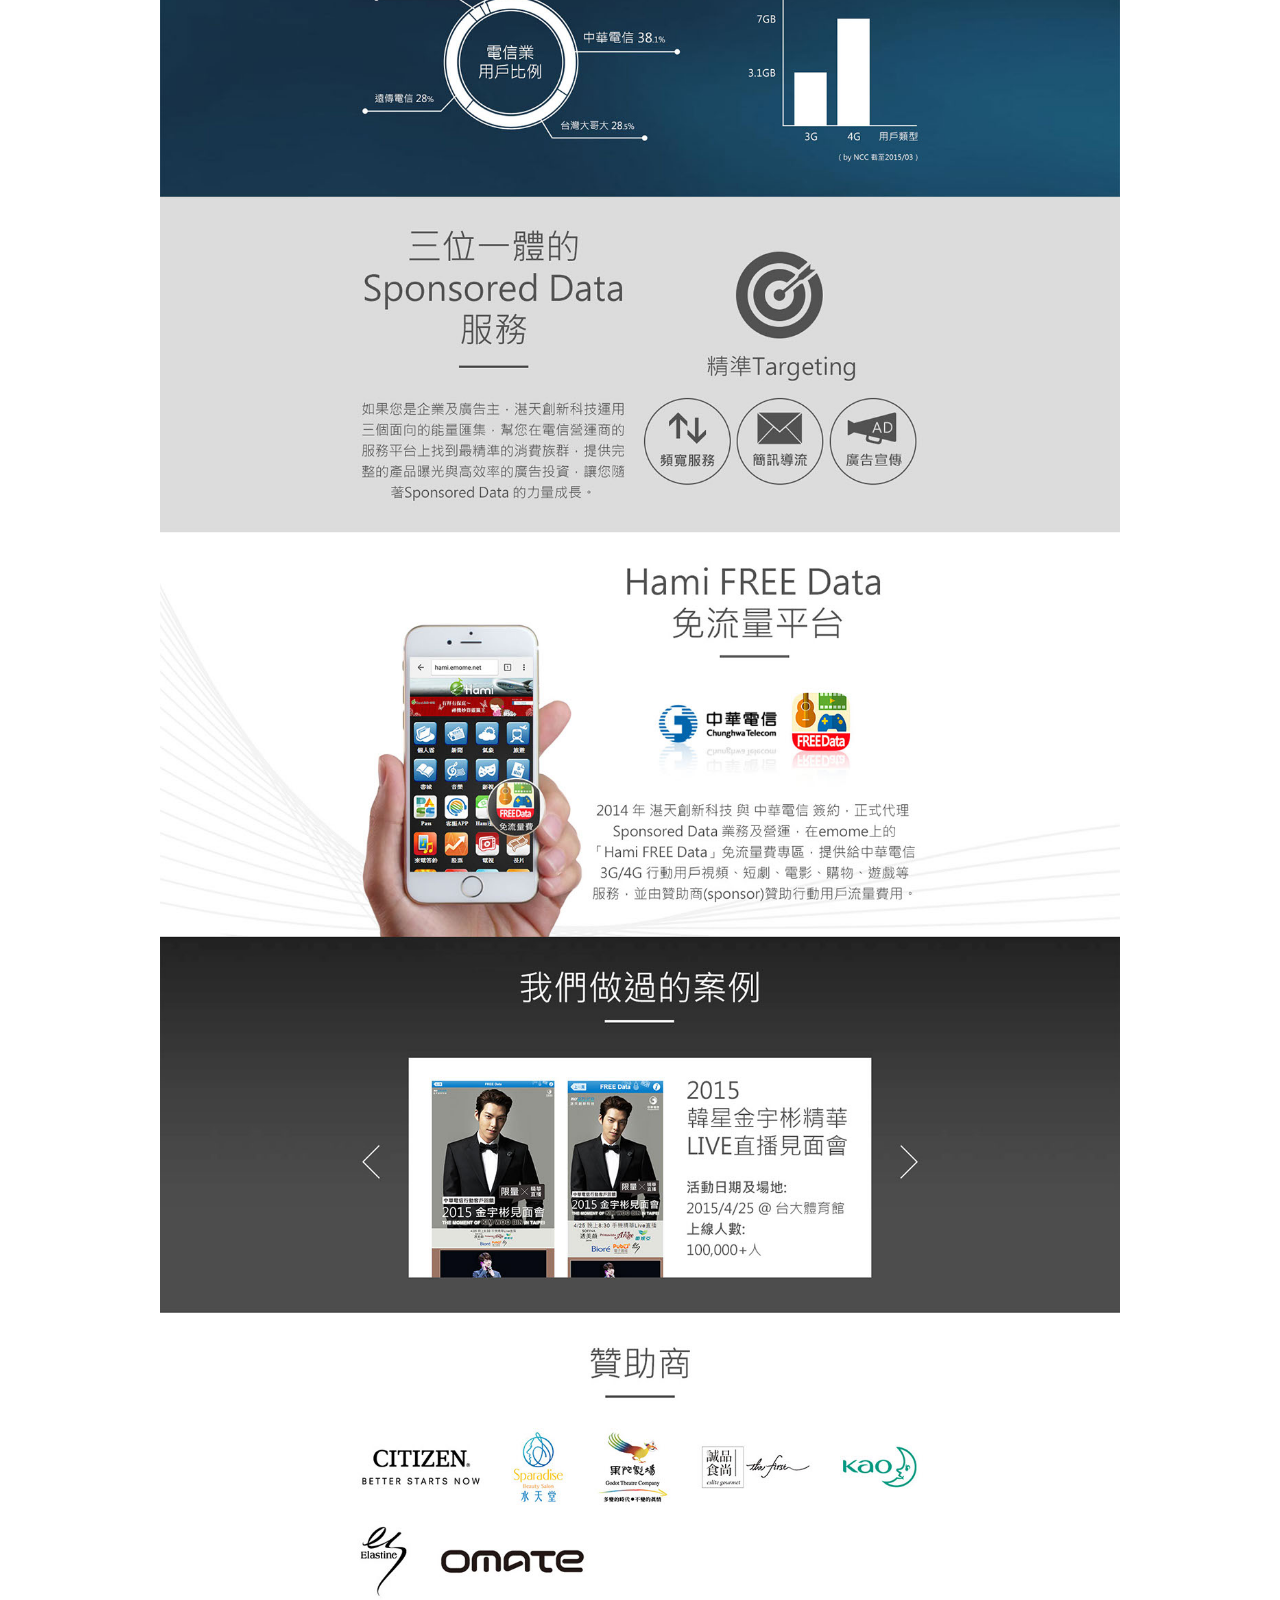
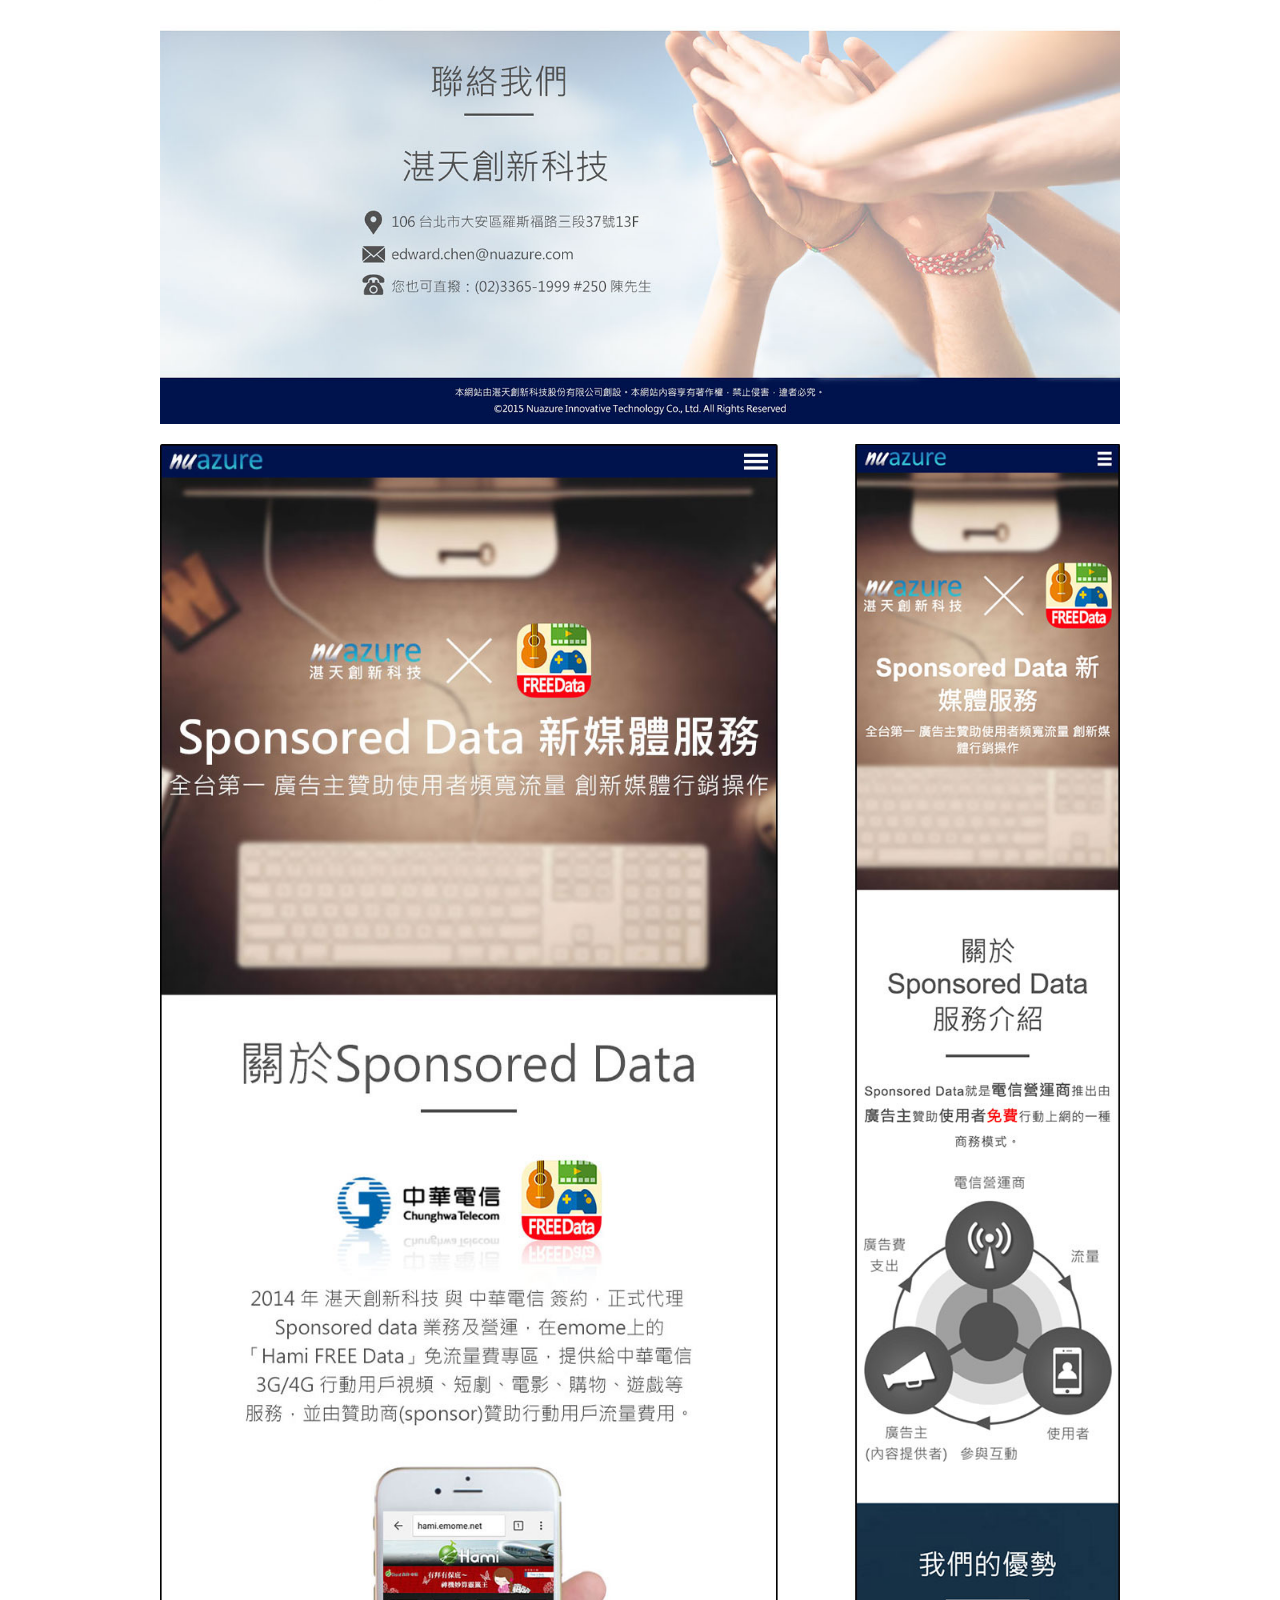
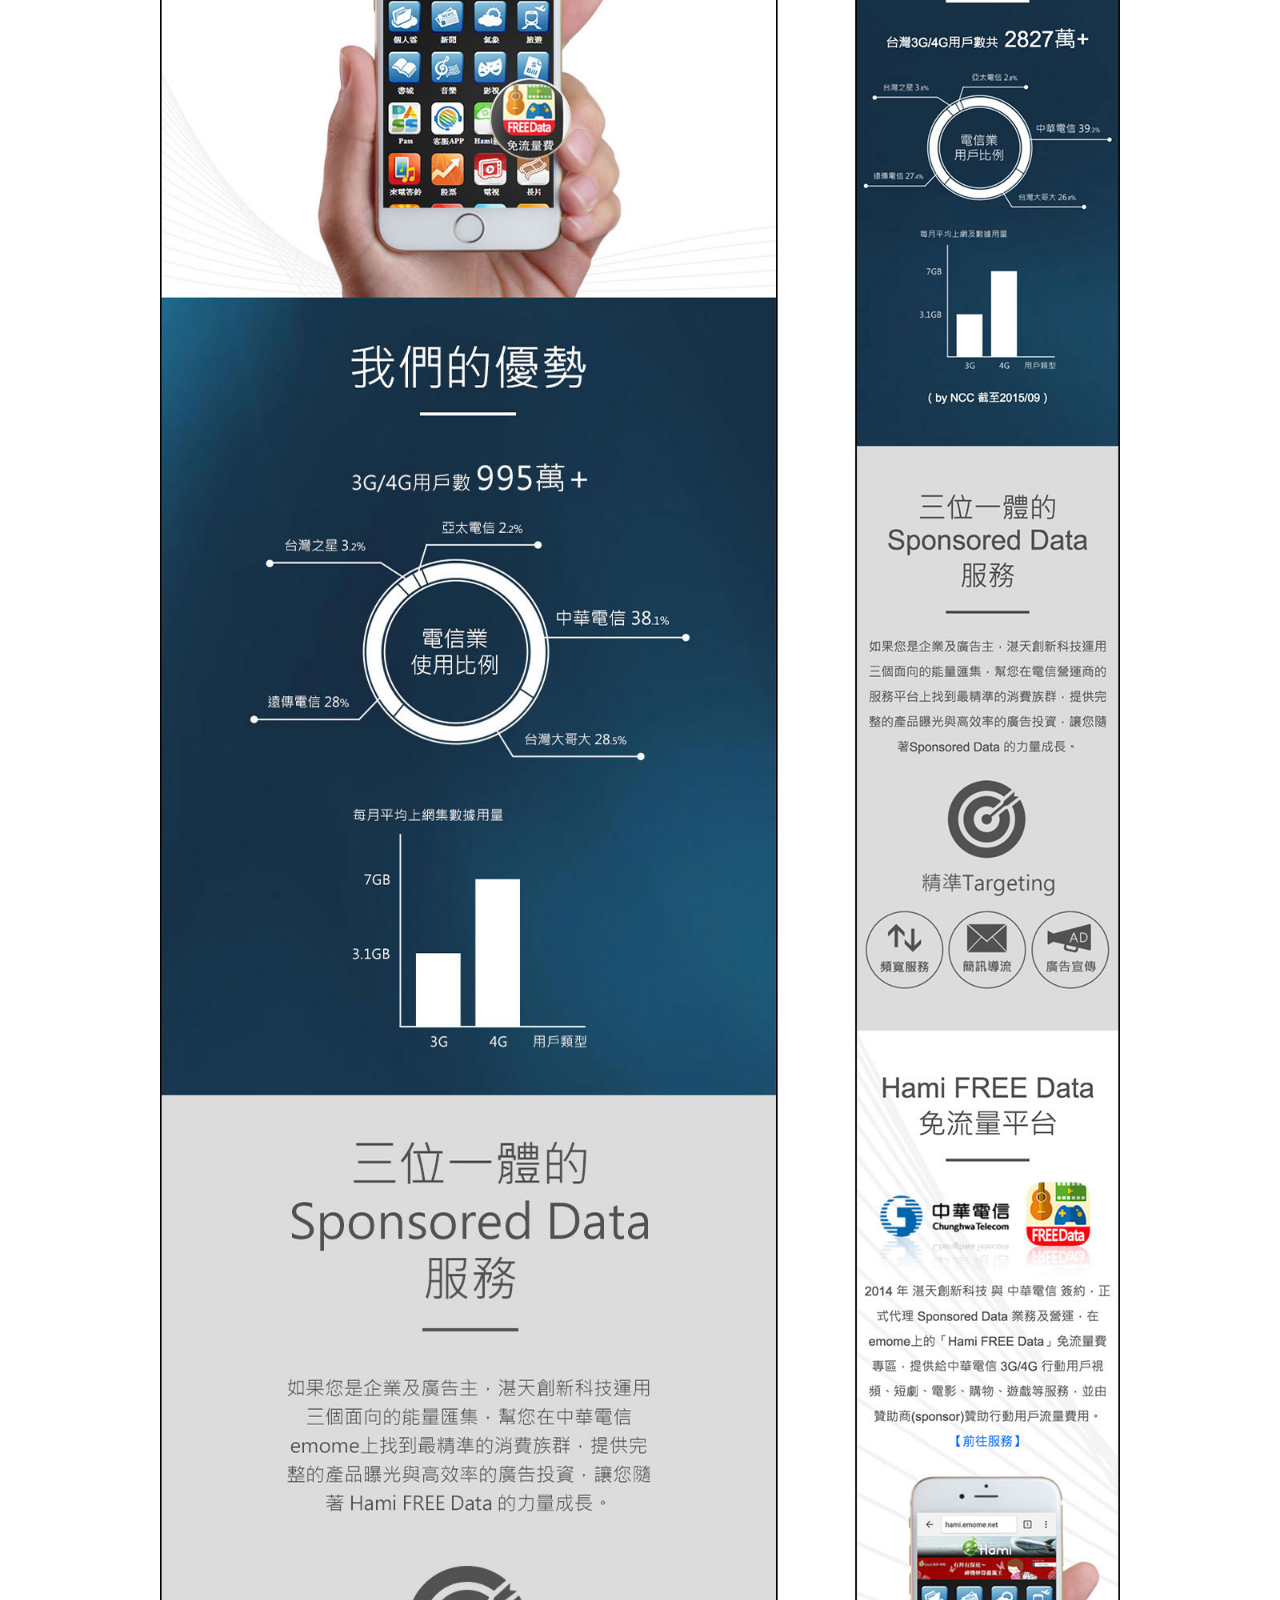
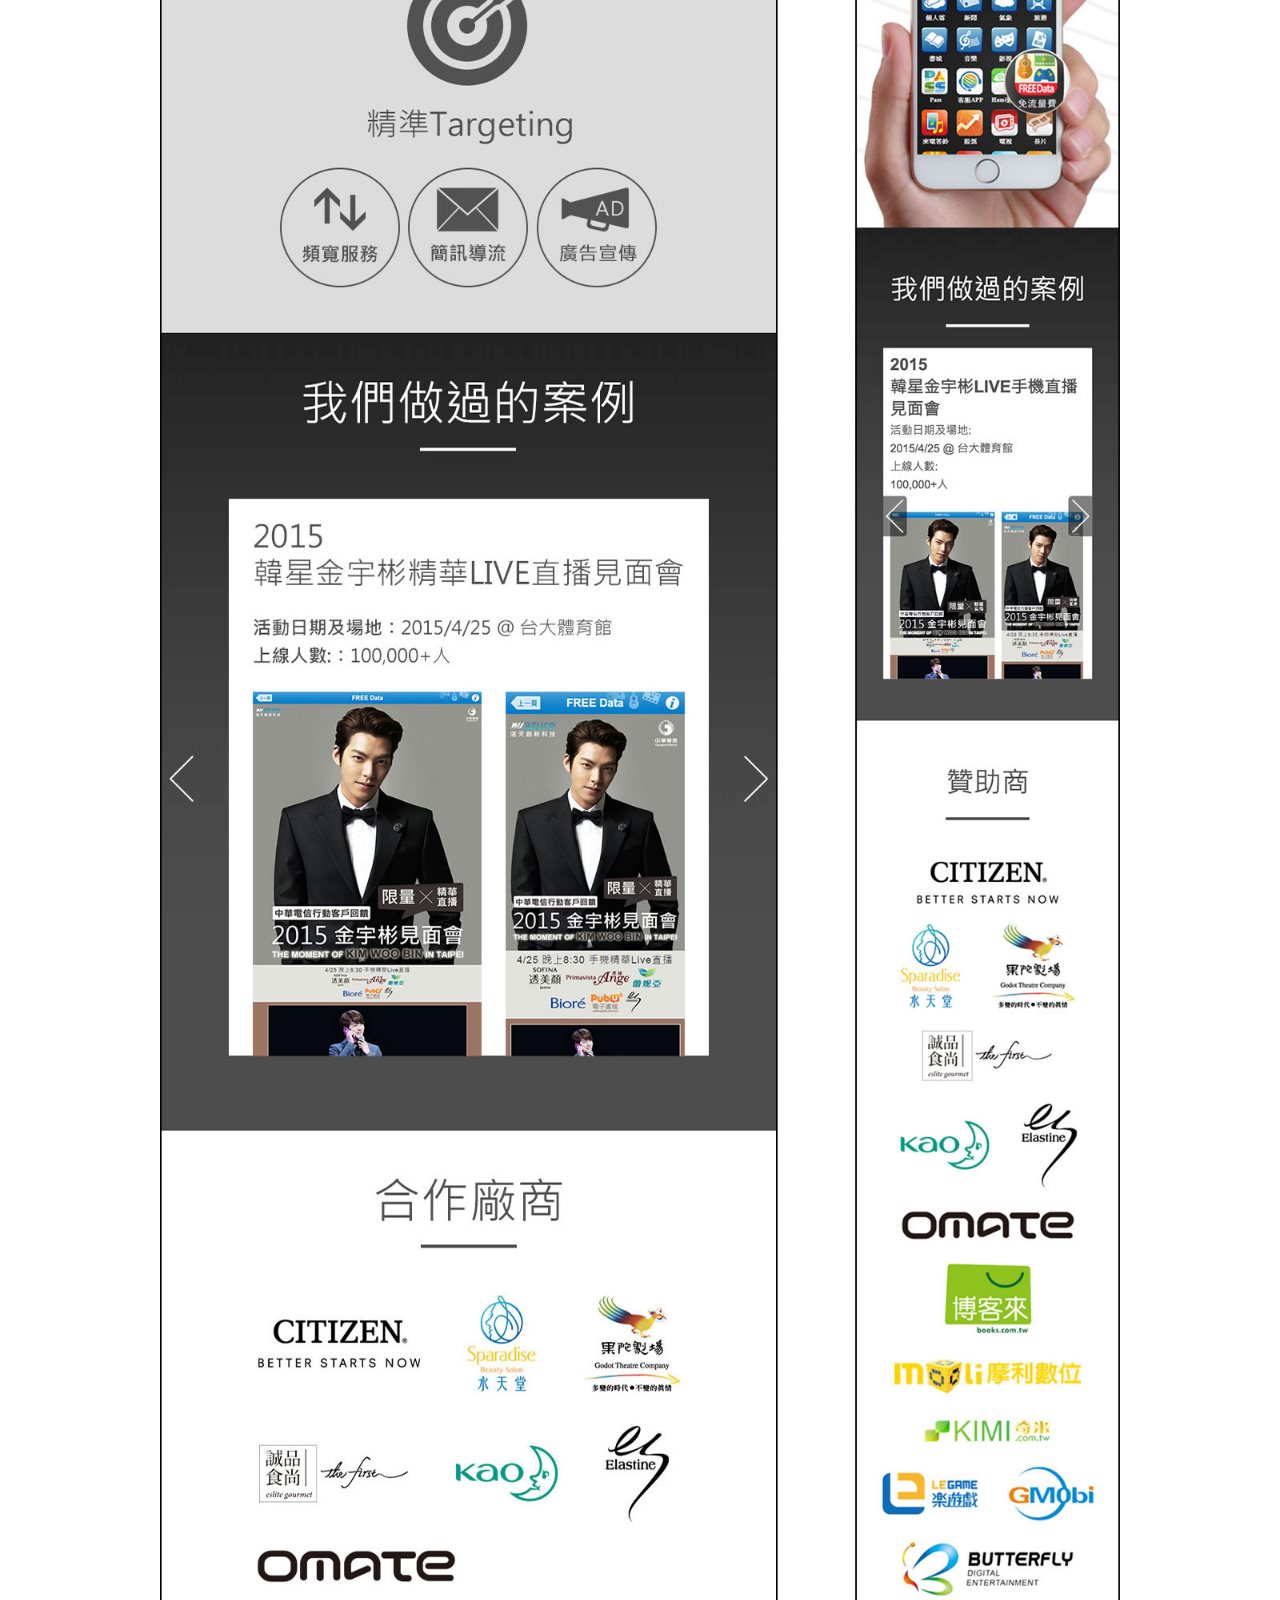
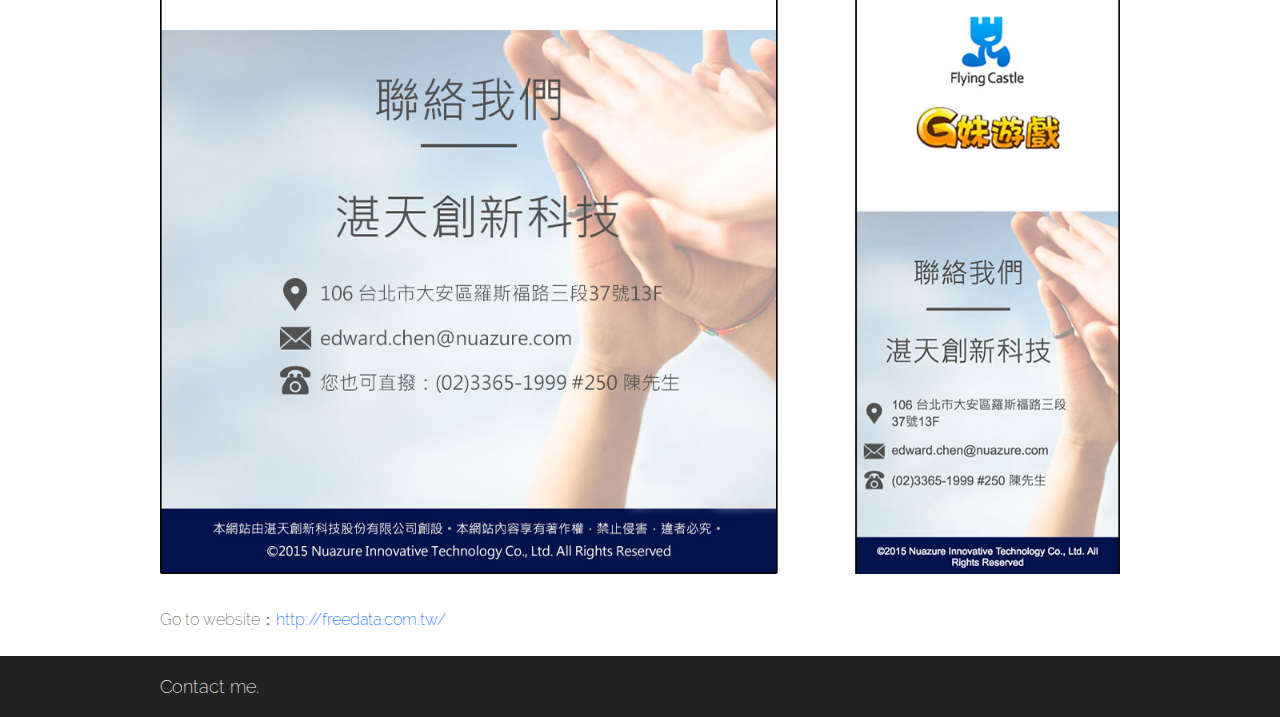
<file: portfolio03_inner.html>
<!DOCTYPE html PUBLIC "-//W3C//DTD XHTML 1.0 Transitional//EN" "http://www.w3.org/TR/xhtml1/DTD/xhtml1-transitional.dtd">

<html xmlns="http://www.w3.org/1999/xhtml">
<head>
	<meta http-equiv="Content-Type" content="text/html; charset=utf-8" />
  	<meta name="viewport" content="width=device-width, initial-scale=1.0, user-scalable=no"/>
	<title>FREEData Mobile Web | Winnie Huang</title>
  <link rel="shortcut icon" href="images/wh-icon.png">
  <link rel="stylesheet" type="text/css" href="css/index.css">
  <link rel="stylesheet" href="css/slicknav.css" />
  <script src="js/jquery.min.js"></script>
  <script src="js/jquery.slicknav.js"></script>
</head>
<body>
 	<header class="open-menu">
 		<div class="menu">
 			<nav>
 				<ul id="menu-list">
 					<li><a href="index.html">ShaRead</a></li>
 					<li><a href="portfolio.html">Portfolio</a></li>
 					<li><a href="about.html">About</a></li>
 					<li><a href="resume.html">Resume</a> </li>
 				</ul>
 			</nav>
 			<div class="name" id="logo">
 				<h1><a href="index.html">Winnie Huang</a></h1>
 			</div>
 		</div>
 	</header>
 	<div class="top">
    <a href="#" class="simple-back-to-top">▲Top</a>
  </div>
 	<main class="portfolio-inner">
 		<div class="pagetitle">
 			<h2 class="title">Nuazure Innovative Tech</h2>
 			<h3 class="subtitle">Corporate Image Website</h3>
 			<div class="btn-control">
 				<span class="close"><a href="portfolio.html">Back to Portfolio</a></span>
 				<span class="next"><a href="portfolio04_inner.html">Next Post</a></span>
 				<span class="pre"><a href="portfolio02_inner.html">Previous Post</a></span>
 			</div>
 		</div>
 		<div class="content">
      <p>此作品在第一屏就讓使用者知道湛天創新科技提供的是一個專業服務，以藍灰白為主色顯得沉著穩重且科技感。在UI操作方面，點選上方選單，即可跳到此內容位置，按公司LOGO即可置頂，讓使用者在瀏覽頁面時可以輕鬆操作網頁。</p>
 	 		<p>This portal provides professional and premium impressions to users by blue-gray-white color and easy-to-access interfaces.</p>
 	 		<img src="images/portfolio03/portfolio_content_pic01.jpg">
      <img src="images/portfolio03/portfolio_content_pic02.jpg">
 	 		<p>Go to website：<a href="http://freedata.com.tw/">http://freedata.com.tw/</a></p>
 		</div>
 	</main>
 	<footer>
 		<div class="footer-content">
 			<span>Contact me. </span>
 		</div>
 	</footer>
  <script>
    $(function(){
      $('#menu-list').slicknav({
        label: '',
        appendTo: '#logo',
      });
    });
  </script>

  <script type="text/javascript">
  // create the back to top button
  $('body').prepend('<a href="#" class="back-to-top">▲ Top</a>');

  var amountScrolled = 300;

  $(window).scroll(function() {
    if ( $(window).scrollTop() > amountScrolled ) {
      $('a.back-to-top').fadeIn('slow');
    } else {
      $('a.back-to-top').fadeOut('slow');
    }
  });

  $('a.back-to-top, a.simple-back-to-top').click(function() {
    $('html, body').animate({
      scrollTop: 0
    }, 700);
    return false;
  });
   </script>
</body>
</html>
</file>
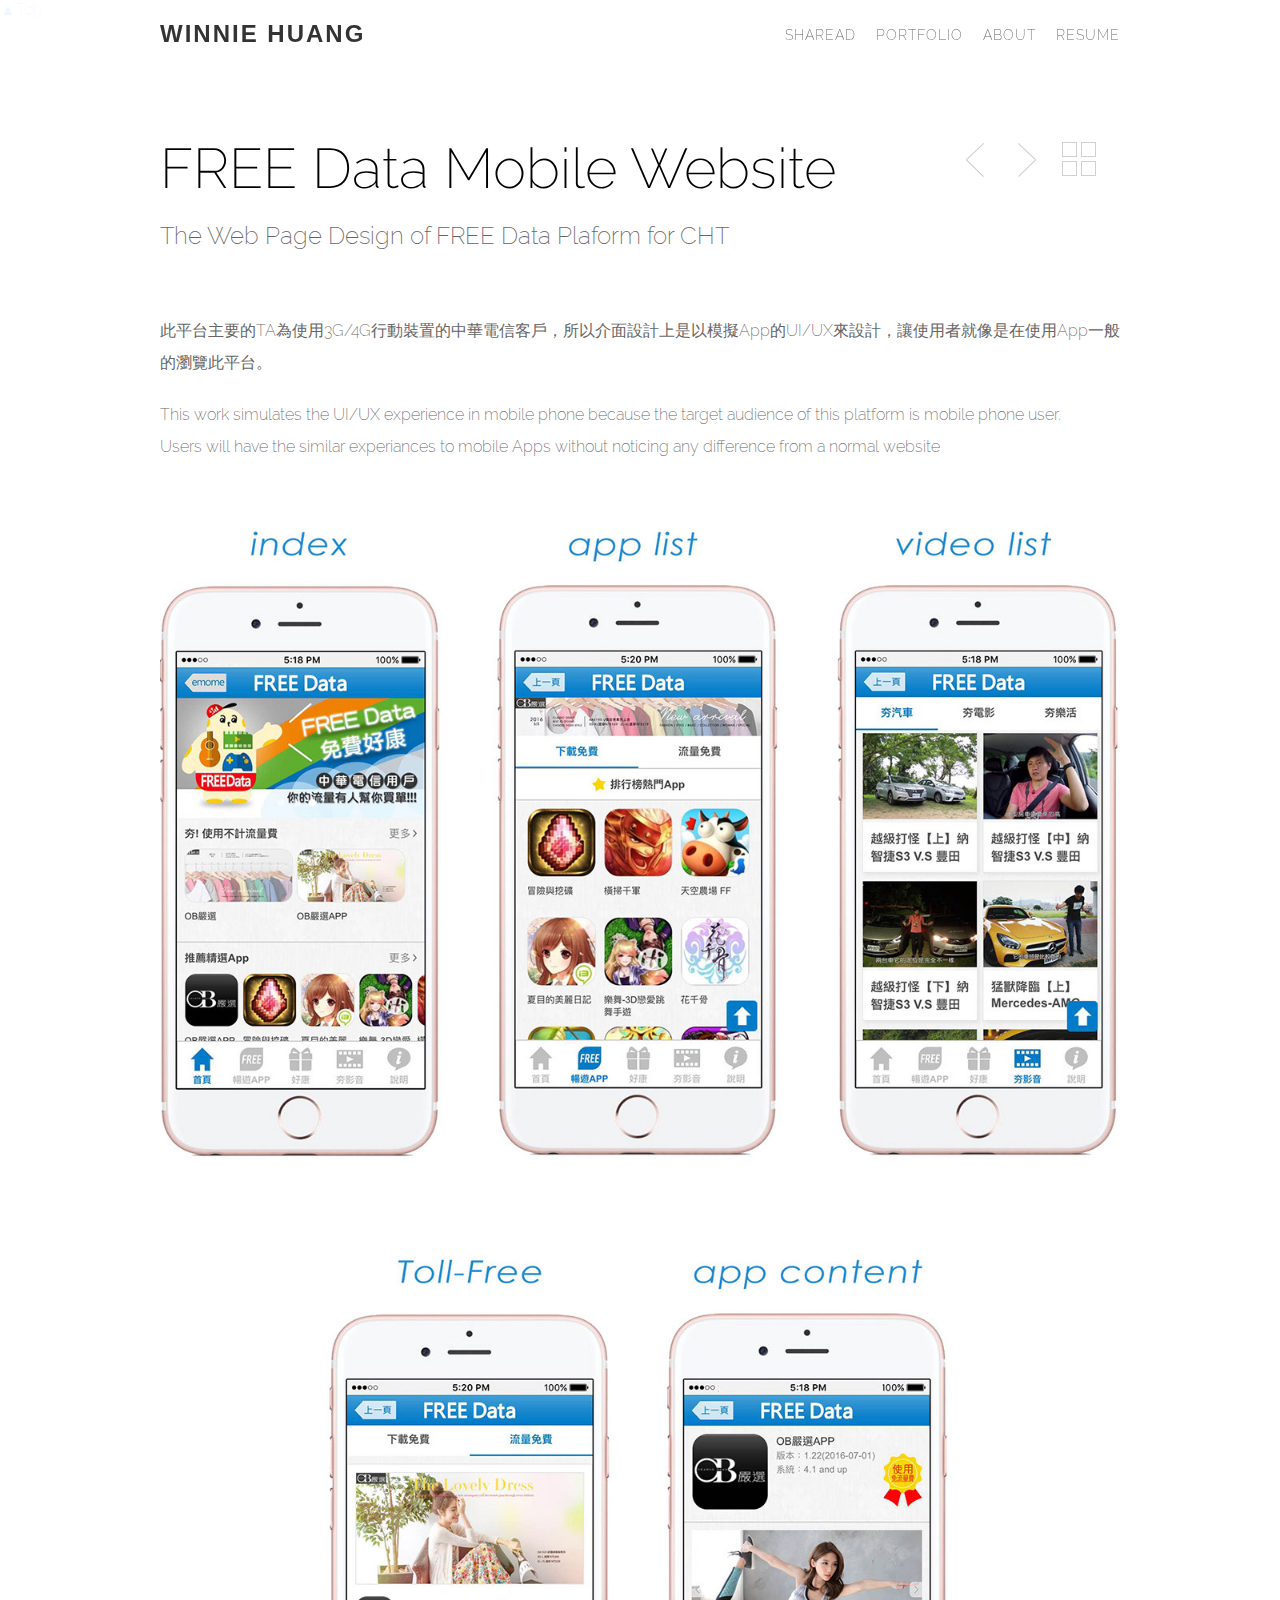
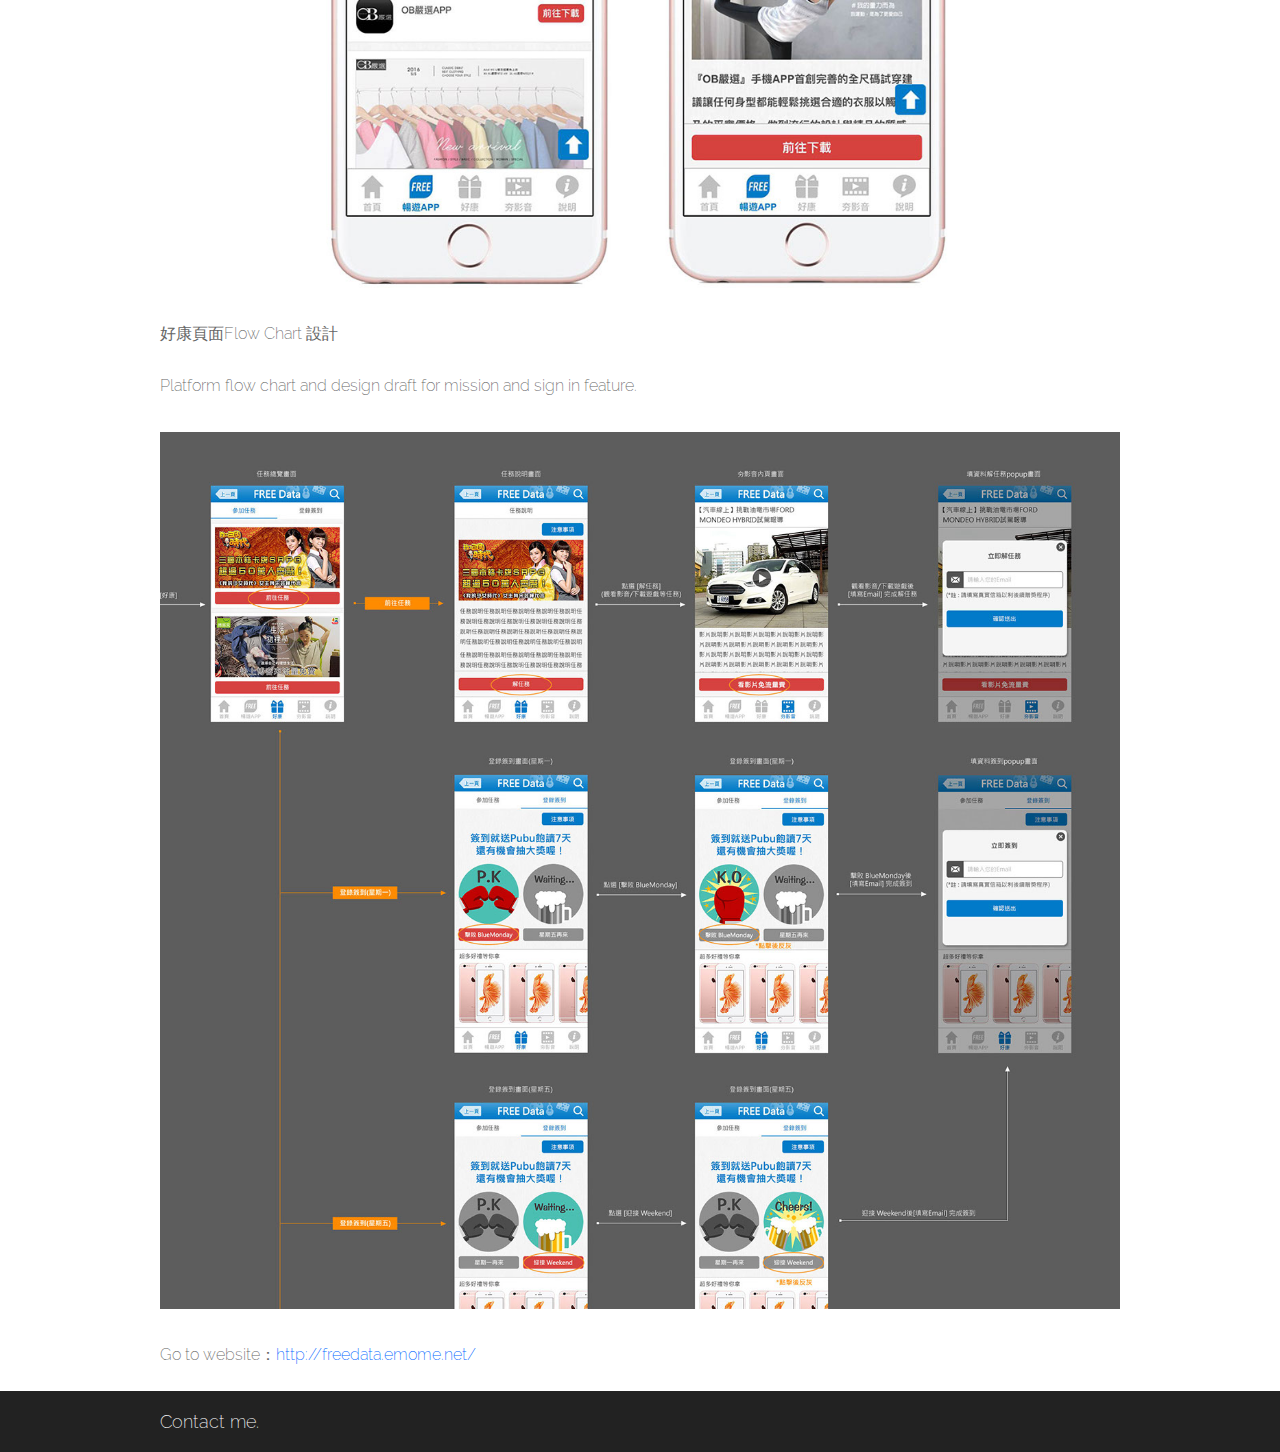
<file: portfolio04_inner.html>
<!DOCTYPE html PUBLIC "-//W3C//DTD XHTML 1.0 Transitional//EN" "http://www.w3.org/TR/xhtml1/DTD/xhtml1-transitional.dtd">

<html xmlns="http://www.w3.org/1999/xhtml">
<head>
	<meta http-equiv="Content-Type" content="text/html; charset=utf-8" />
  	<meta name="viewport" content="width=device-width, initial-scale=1.0, user-scalable=no"/>
	<title>FREEData Mobile Web | Winnie Huang</title>
  <link rel="shortcut icon" href="images/wh-icon.png">
  <link rel="stylesheet" type="text/css" href="css/index.css">
  <link rel="stylesheet" href="css/slicknav.css" />
  <script src="js/jquery.min.js"></script>
  <script src="js/jquery.slicknav.js"></script>
</head>
<body>
 	<header class="open-menu">
 		<div class="menu">
 			<nav>
 				<ul id="menu-list">
 					<li><a href="index.html">ShaRead</a></li>
 					<li><a href="portfolio.html">Portfolio</a></li>
 					<li><a href="about.html">About</a></li>
 					<li><a href="resume.html">Resume</a> </li>
 				</ul>
 			</nav>
 			<div class="name" id="logo">
 				<h1><a href="index.html">Winnie Huang</a></h1>
 			</div>
 		</div>
 	</header>
 	<div class="top">
    <a href="#" class="simple-back-to-top">▲Top</a>
  </div>
 	<main class="portfolio-inner">
 		<div class="pagetitle">
 			<h2 class="title">FREE Data Mobile Website</h2>
 			<h3 class="subtitle">The Web Page Design of FREE Data Plaform for CHT</h3>
 			<div class="btn-control">
 				<span class="close"><a href="portfolio.html">Back to Portfolio</a></span>
 				<span class="next"><a href="portfolio05_inner.html">Next Post</a></span>
 				<span class="pre"><a href="portfolio03_inner.html">Previous Post</a></span>
 			</div>
 		</div>
 		<div class="content">
      <p>此平台主要的TA為使用3G/4G行動裝置的中華電信客戶，所以介面設計上是以模擬App的UI/UX來設計，讓使用者就像是在使用App一般的瀏覽此平台。</p>
 	 		<p>This work simulates the UI/UX experience in mobile phone because the target audience of this platform is mobile phone user.</br>Users will have the similar experiances to mobile Apps without noticing any difference from a normal website</p>
 	 		<img src="images/portfolio04/portfolio_content_pic01.jpg">
      <p>好康頁面Flow Chart 設計</p>
 	 		<p>Platform flow chart and design draft for mission and sign in feature.</p>
 	 		<img src="images/portfolio04/portfolio_content_pic02.jpg">
 	 		<p>Go to website：<a href="http://freedata.emome.net/">http://freedata.emome.net/</a></p>
 		</div>
 	</main>
 	<footer>
 		<div class="footer-content">
 			<span>Contact me. </span>
 		</div>
 	</footer>
  <script>
    $(function(){
      $('#menu-list').slicknav({
        label: '',
        appendTo: '#logo',
      });
    });
  </script>

  <script type="text/javascript">
  // create the back to top button
  $('body').prepend('<a href="#" class="back-to-top">▲ Top</a>');

  var amountScrolled = 300;

  $(window).scroll(function() {
    if ( $(window).scrollTop() > amountScrolled ) {
      $('a.back-to-top').fadeIn('slow');
    } else {
      $('a.back-to-top').fadeOut('slow');
    }
  });

  $('a.back-to-top, a.simple-back-to-top').click(function() {
    $('html, body').animate({
      scrollTop: 0
    }, 700);
    return false;
  });
   </script>
</body>
</html>
</file>
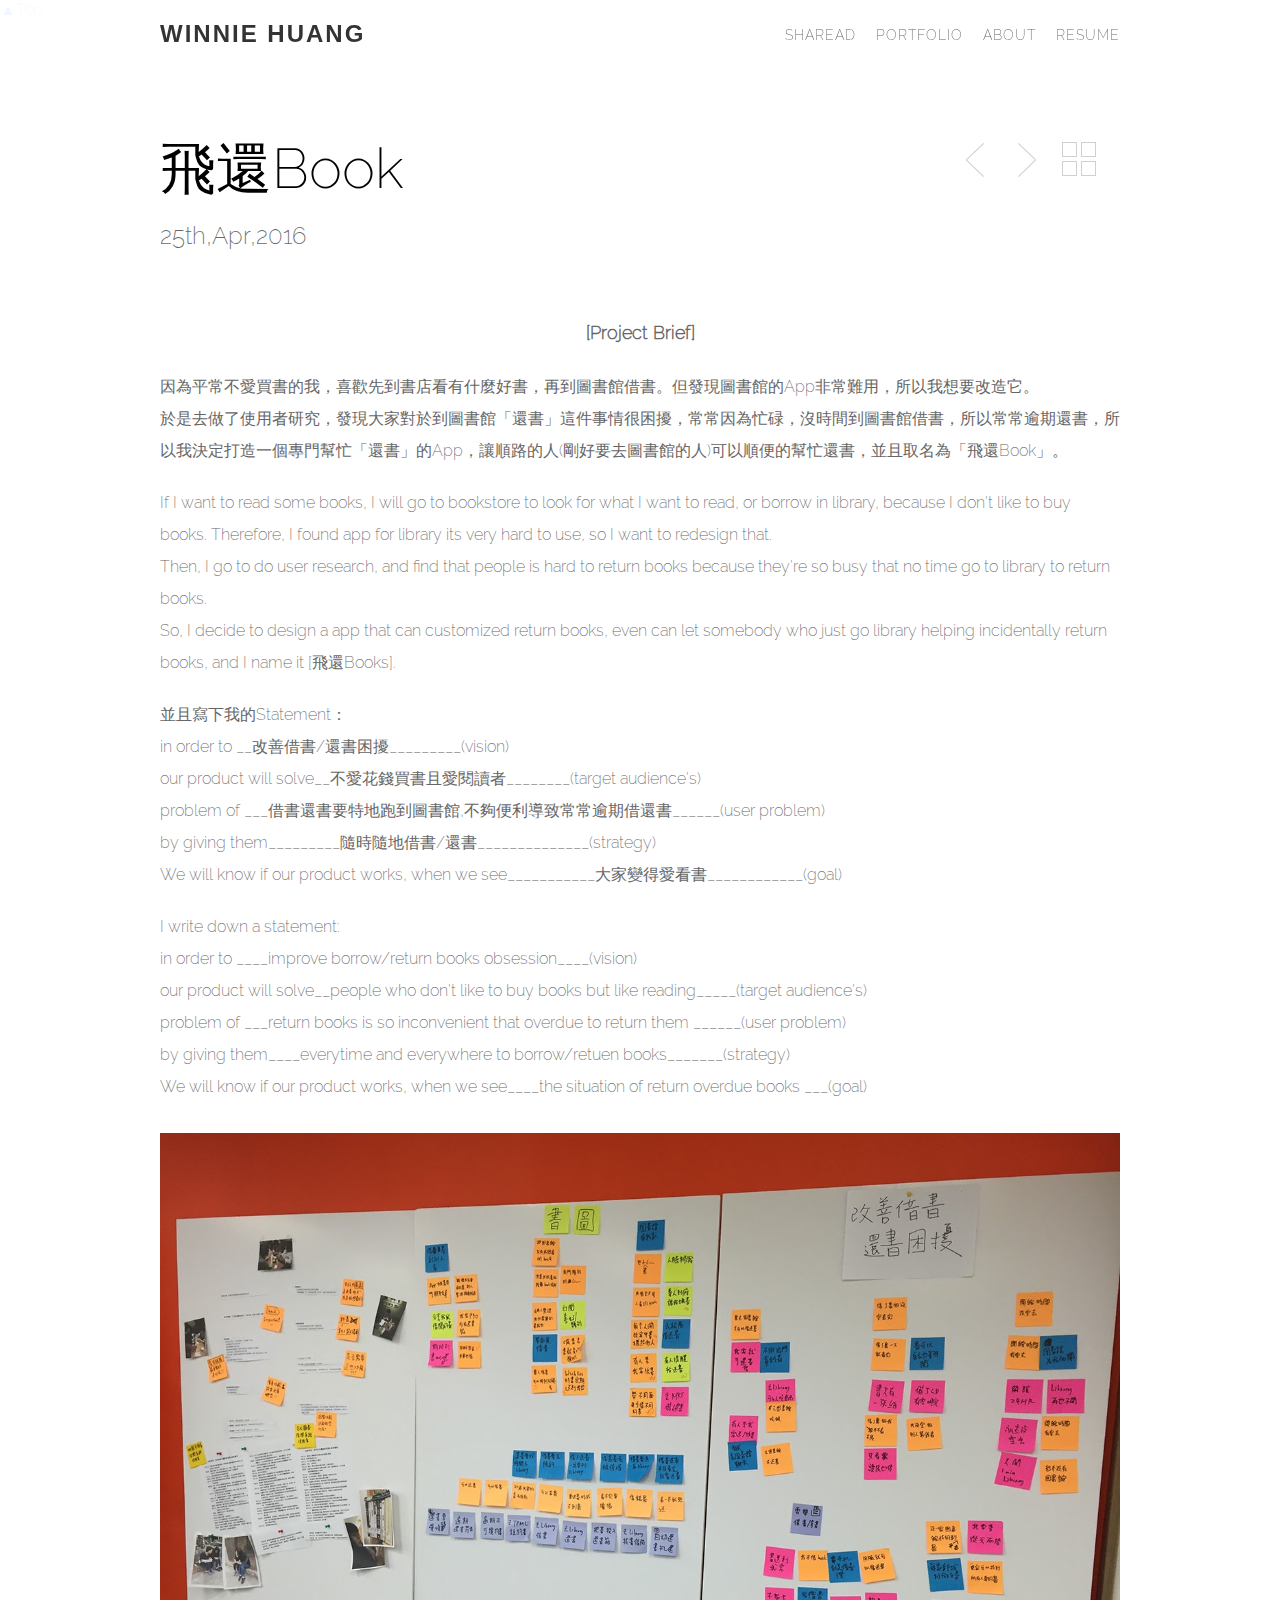
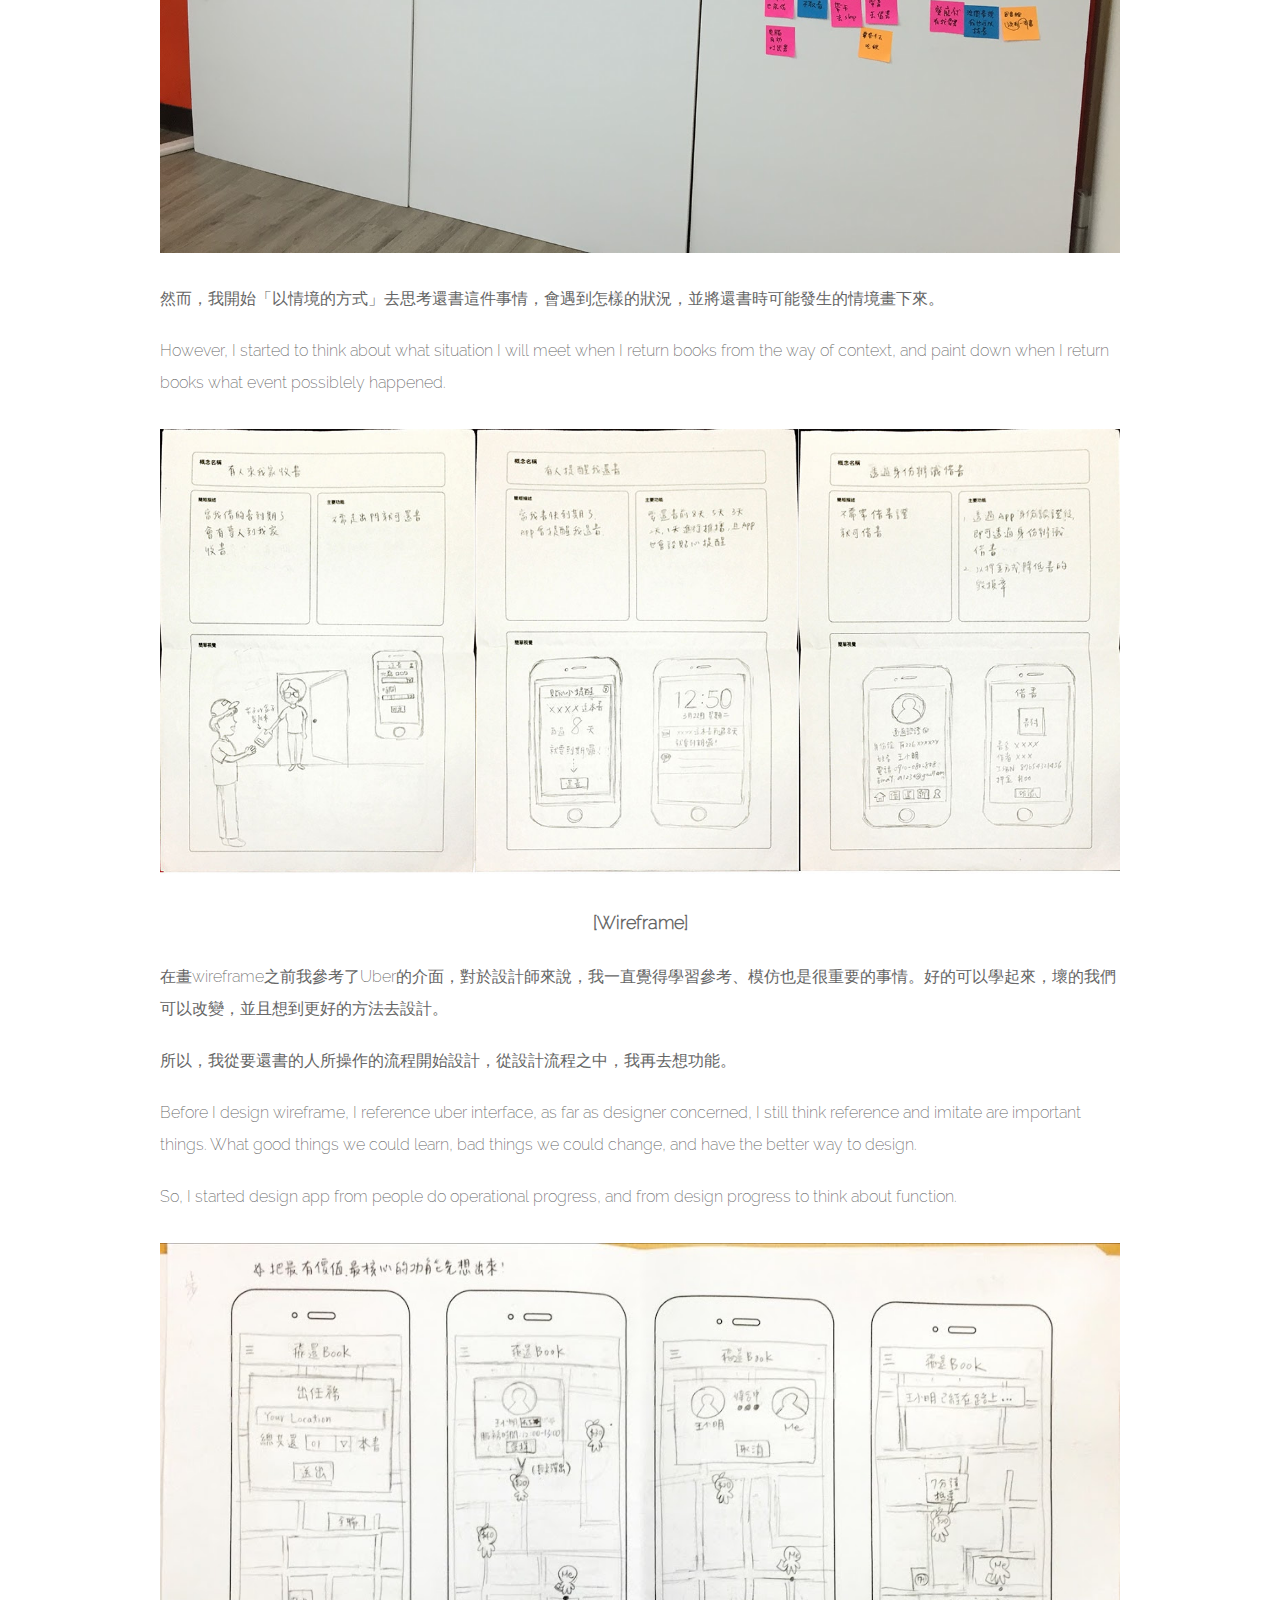
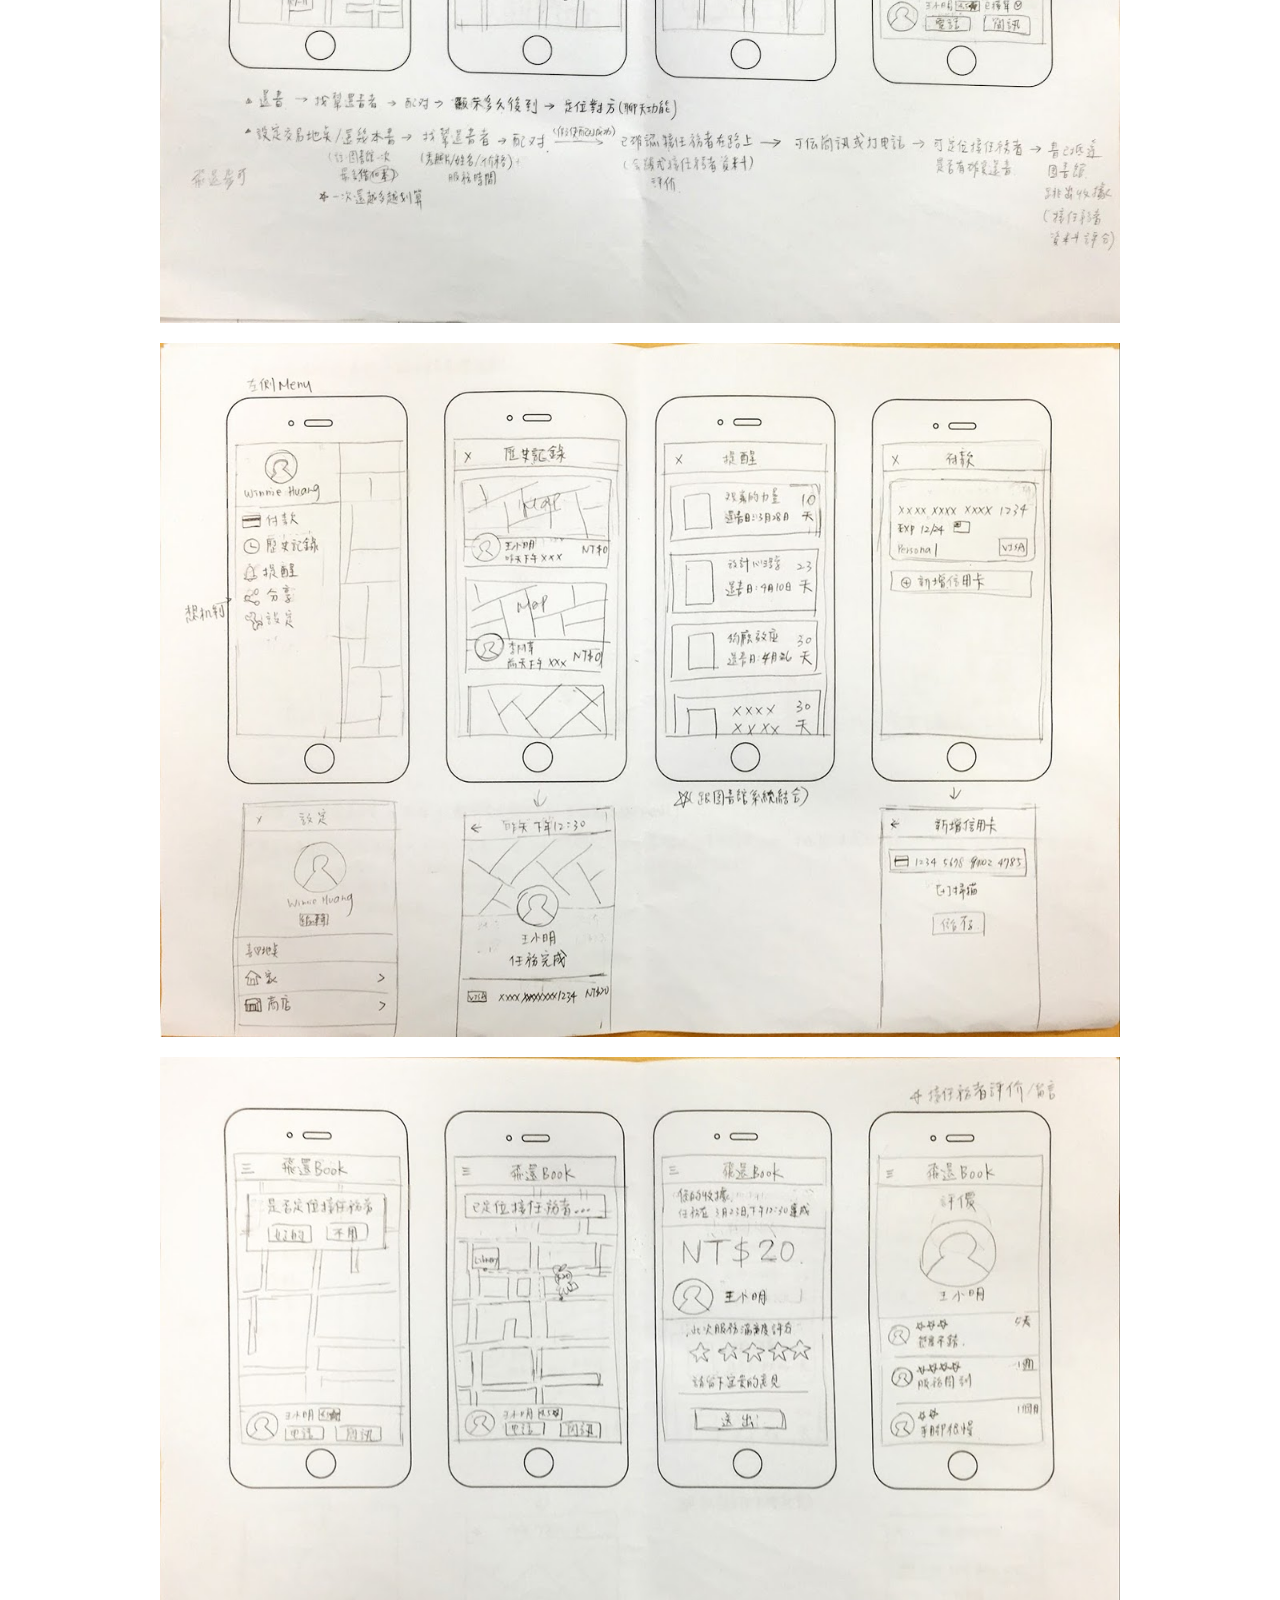
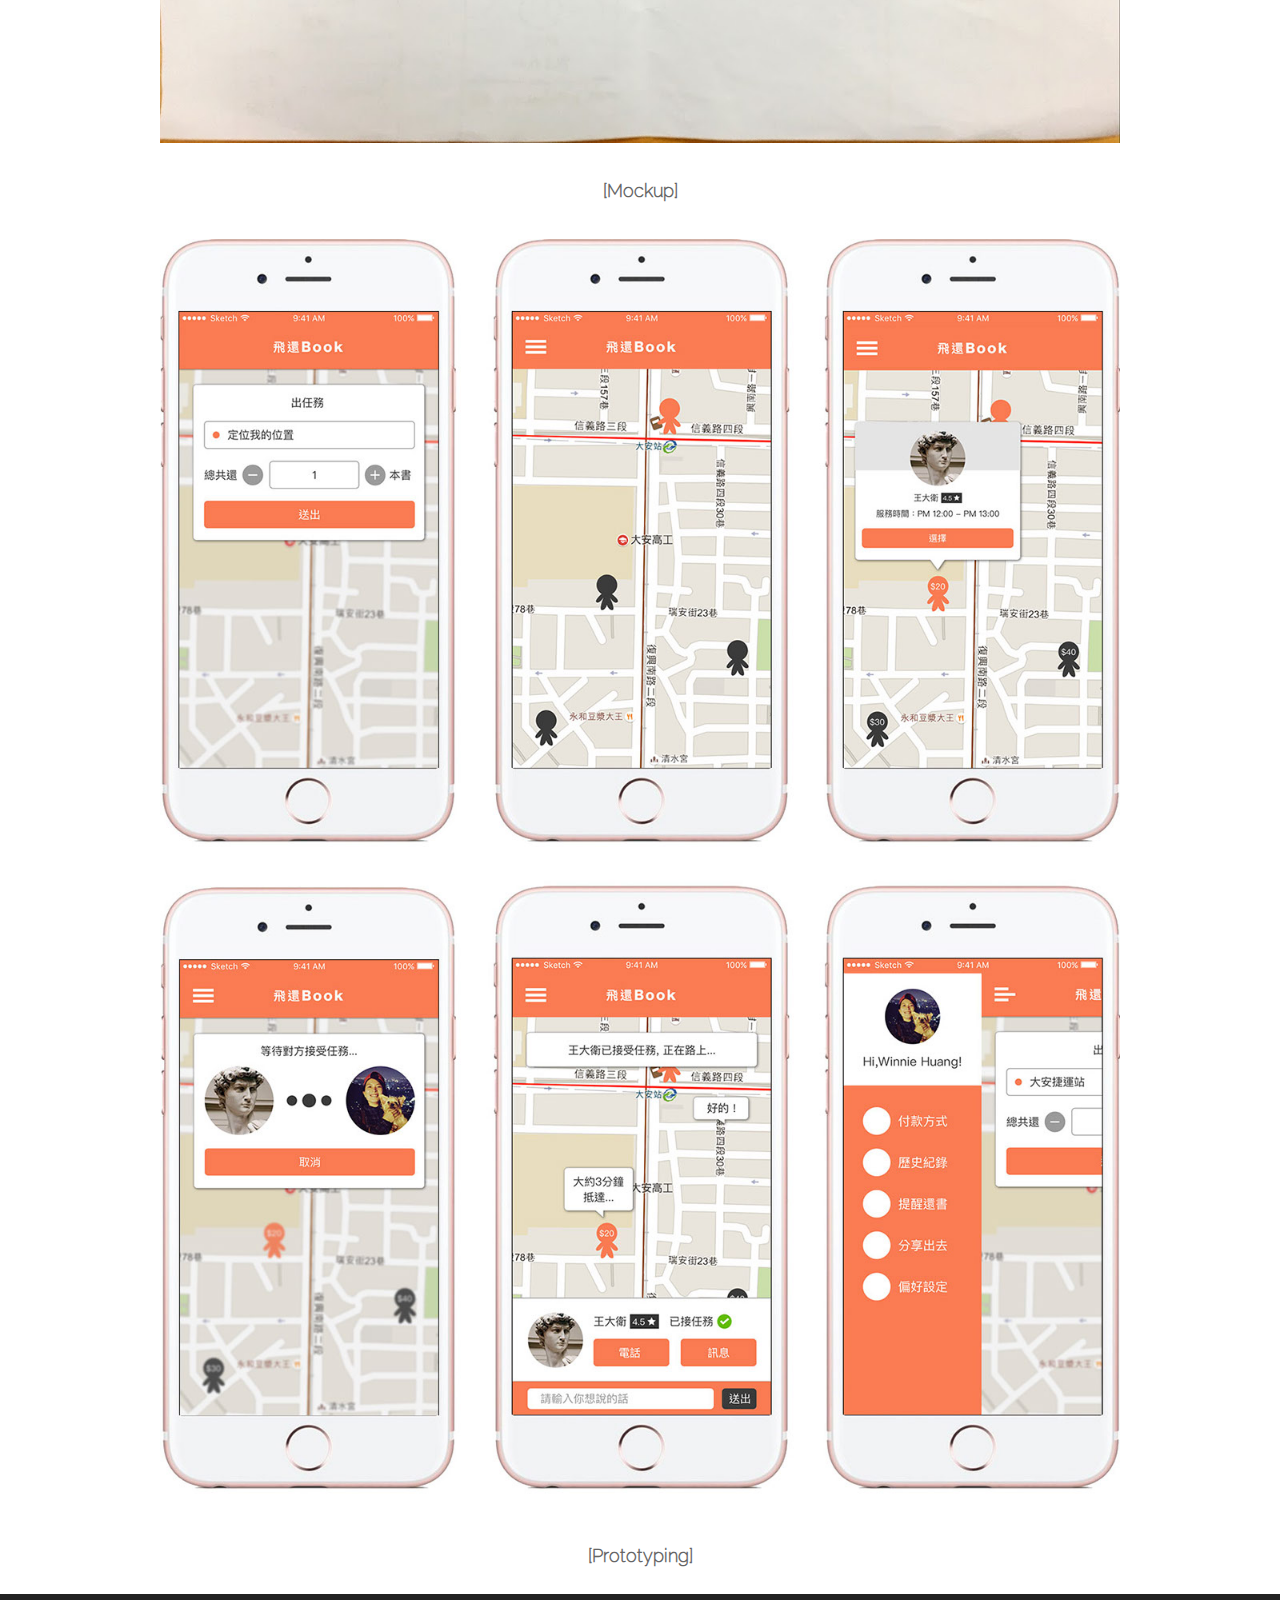
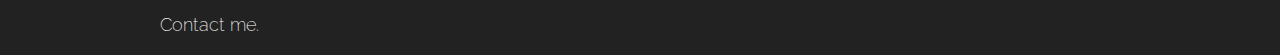
<file: portfolio05_inner.html>
<!DOCTYPE html PUBLIC "-//W3C//DTD XHTML 1.0 Transitional//EN" "http://www.w3.org/TR/xhtml1/DTD/xhtml1-transitional.dtd">

<html xmlns="http://www.w3.org/1999/xhtml">
<head>
	<meta http-equiv="Content-Type" content="text/html; charset=utf-8" />
  	<meta name="viewport" content="width=device-width, initial-scale=1.0, user-scalable=no"/>
	<title>FREEData Mobile Web | Winnie Huang</title>
  <link rel="shortcut icon" href="images/wh-icon.png">
  <link rel="stylesheet" type="text/css" href="css/index.css">
  <link rel="stylesheet" href="css/slicknav.css" />
  <script src="js/jquery.min.js"></script>
  <script src="js/jquery.slicknav.js"></script>
</head>
<body>
 	<header class="open-menu">
 		<div class="menu">
 			<nav>
 				<ul id="menu-list">
 					<li><a href="index.html">ShaRead</a></li>
 					<li><a href="portfolio.html">Portfolio</a></li>
 					<li><a href="about.html">About</a></li>
 					<li><a href="resume.html">Resume</a> </li>
 				</ul>
 			</nav>
 			<div class="name" id="logo">
 				<h1><a href="index.html">Winnie Huang</a></h1>
 			</div>
 		</div>
 	</header>
 	<div class="top">
    <a href="#" class="simple-back-to-top">▲Top</a>
  </div>
 	<main class="portfolio-inner">
 		<div class="pagetitle">
 			<h2 class="title">飛還Book</h2>
 			<h3 class="subtitle">25th,Apr,2016</h3>
 			<div class="btn-control">
 				<span class="close"><a href="portfolio.html">Back to Portfolio</a></span>
 				<span class="next"><a href="index.html">Next Post</a></span>
 				<span class="pre"><a href="portfolio04_inner.html">Previous Post</a></span>
 			</div>
 		</div>
 		<div class="content">
 	 		<p class="content-title">[Project Brief]</p>
      <p>因為平常不愛買書的我，喜歡先到書店看有什麼好書，再到圖書館借書。但發現圖書館的App非常難用，所以我想要改造它。</br>於是去做了使用者研究，發現大家對於到圖書館「還書」這件事情很困擾，常常因為忙碌，沒時間到圖書館借書，所以常常逾期還書，所以我決定打造一個專門幫忙「還書」的App，讓順路的人(剛好要去圖書館的人)可以順便的幫忙還書，並且取名為「飛還Book」。</p>
      <p>If I want to read some books, I will go to bookstore to look for what I want to read, or borrow in library, because I don't like to buy books. Therefore, I found app for library its very hard to use, so I want to redesign that.</br>Then, I go to do user research, and find that people is hard to return books because they're so busy that no time go to library to return books.</br> So, I decide to design a app that can customized return books, even can let somebody who just go library helping incidentally return books, and I name it [飛還Books].
      </p> 
      <p>並且寫下我的Statement：</br>
      in order to __改善借書/還書困擾_________(vision)</br>
      our product will solve__不愛花錢買書且愛閱讀者________(target audience's)</br>
      problem of ___借書還書要特地跑到圖書館,不夠便利導致常常逾期借還書______(user problem)</br>
      by giving them_________隨時隨地借書/還書______________(strategy)</br>
      We will know if our product works, when we see___________大家變得愛看書____________(goal)</br>
      </p>
      <p>I write down a statement:</br>
      in order to ____improve borrow/return books obsession____(vision)</br>
      our product will solve__people who don't like to buy books but like reading_____(target audience's)</br>
      problem of ___return books is so inconvenient that overdue to return them ______(user problem)</br>
      by giving them____everytime and everywhere to borrow/retuen books_______(strategy)</br>
      We will know if our product works, when we see____the situation of return overdue books ___(goal)</br>
      </p>
      <img src="images/portfolio05/portfolio_content_pic01.jpg">
      <p>然而，我開始「以情境的方式」去思考還書這件事情，會遇到怎樣的狀況，並將還書時可能發生的情境畫下來。</p>
      <p>However, I started to think about what situation I will meet when I return books from the way of context, and paint down when  I return books what event possiblely happened.</p>
      <img src="images/portfolio05/portfolio_content_pic02.jpg">
      <p class="content-title">[Wireframe]</p>
      <p>在畫wireframe之前我參考了Uber的介面，對於設計師來說，我一直覺得學習參考、模仿也是很重要的事情。好的可以學起來，壞的我們可以改變，並且想到更好的方法去設計。</p>
      <p>所以，我從要還書的人所操作的流程開始設計，從設計流程之中，我再去想功能。</p>
      <p>Before I design wireframe, I reference uber interface, as far as designer concerned, I still think reference and imitate are important things. What good things we could learn, bad things we could change, and have the better way to design.</p>
      <p>So, I started design app from people do operational progress, and from design progress to think about function.</p>
      <img src="images/portfolio05/portfolio_content_pic03.jpg">
      <img src="images/portfolio05/portfolio_content_pic04.jpg">
      <img src="images/portfolio05/portfolio_content_pic05.jpg">
      <p class="content-title">[Mockup]</p>
      <img src="images/portfolio05/portfolio_content_pic06.jpg">
      <p class="content-title">[Prototyping]</p>
 		</div>
 	</main>
 	<footer>
 		<div class="footer-content">
 			<span>Contact me. </span>
 		</div>
 	</footer>
  <script>
    $(function(){
      $('#menu-list').slicknav({
        label: '',
        appendTo: '#logo',
      });
    });
  </script>

  <script type="text/javascript">
  // create the back to top button
  $('body').prepend('<a href="#" class="back-to-top">▲ Top</a>');

  var amountScrolled = 300;

  $(window).scroll(function() {
    if ( $(window).scrollTop() > amountScrolled ) {
      $('a.back-to-top').fadeIn('slow');
    } else {
      $('a.back-to-top').fadeOut('slow');
    }
  });

  $('a.back-to-top, a.simple-back-to-top').click(function() {
    $('html, body').animate({
      scrollTop: 0
    }, 700);
    return false;
  });
   </script>
</body>
</html>
</file>
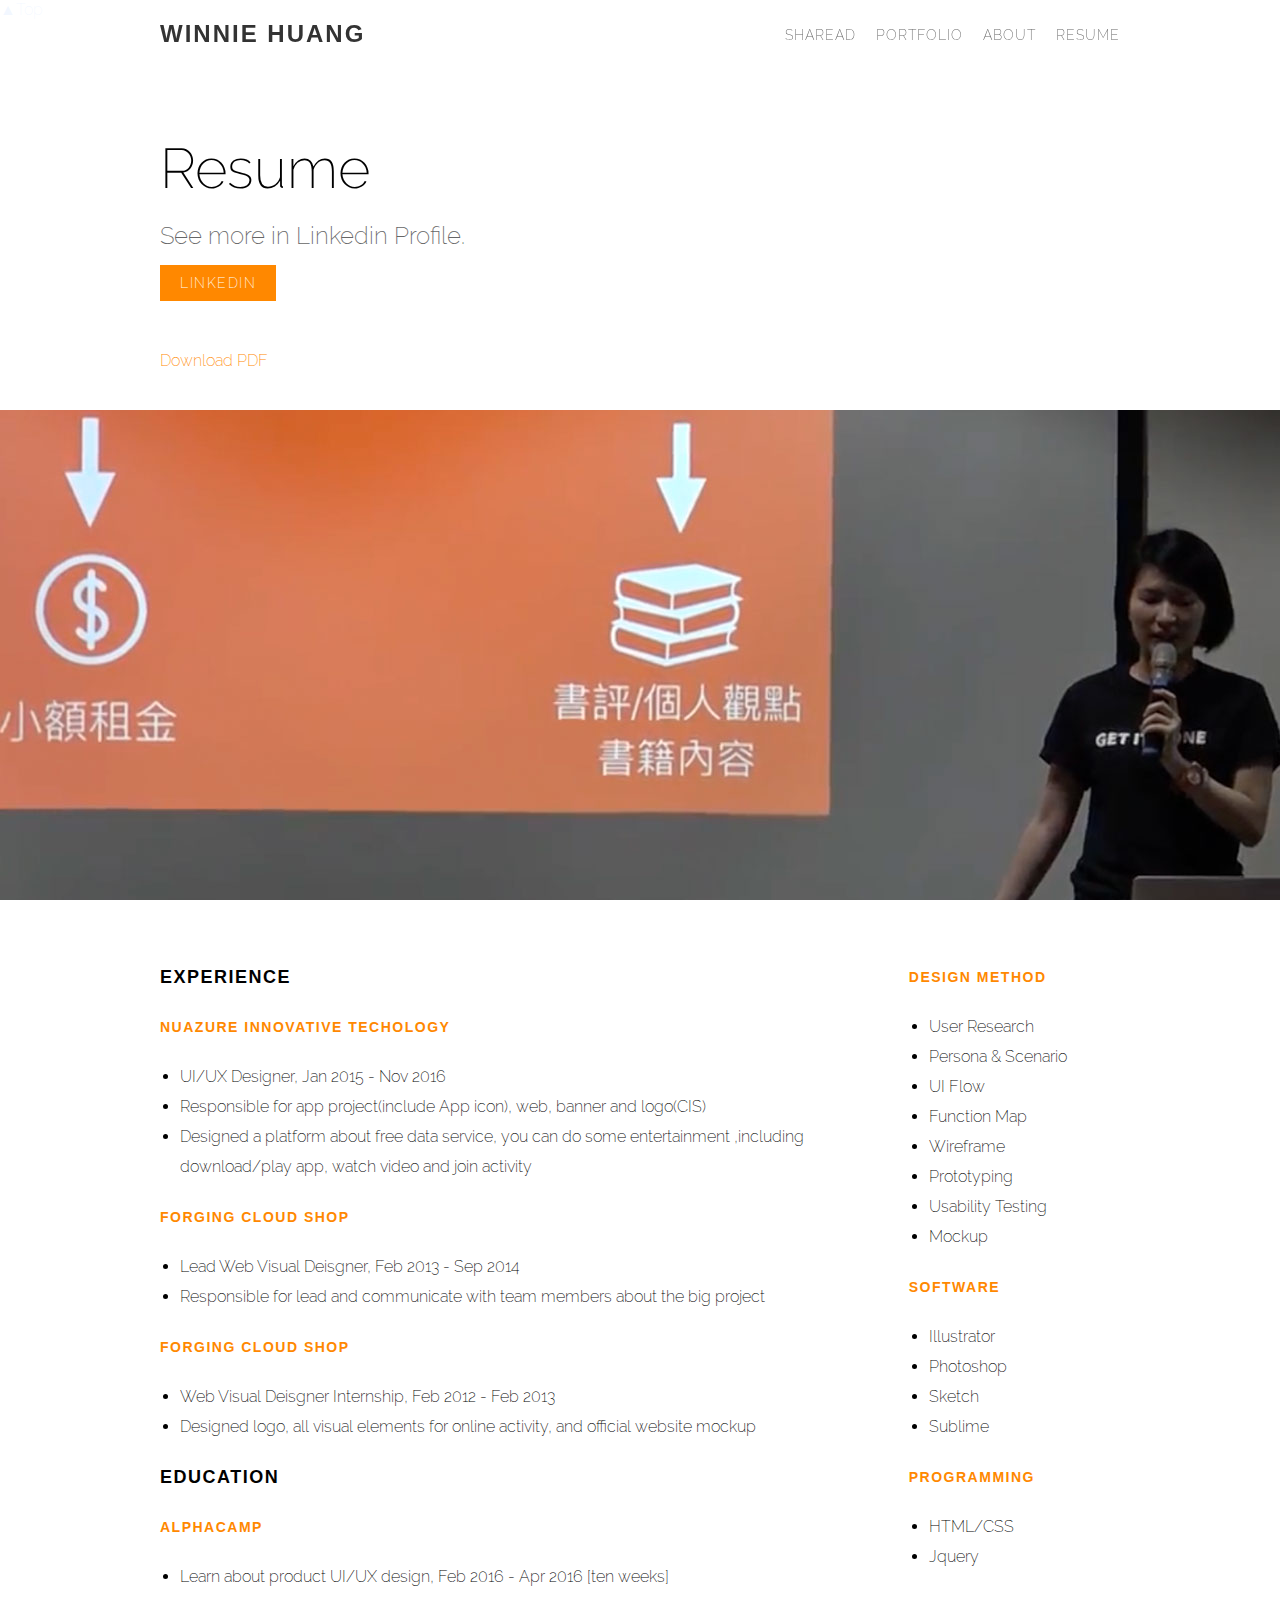
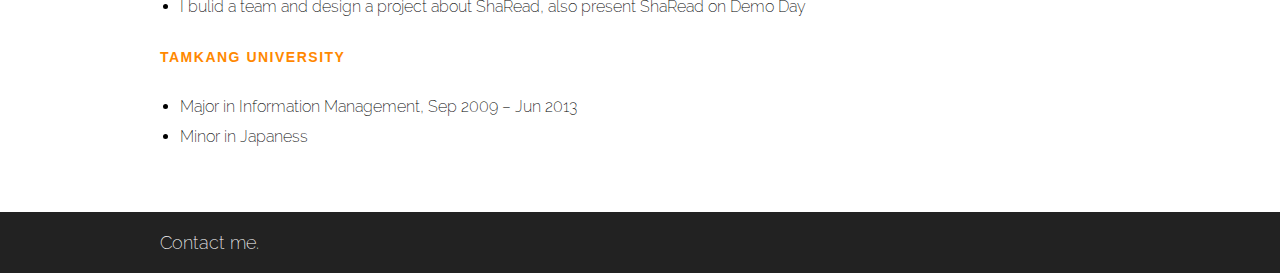
<file: resume.html>
<!DOCTYPE html PUBLIC "-//W3C//DTD XHTML 1.0 Transitional//EN" "http://www.w3.org/TR/xhtml1/DTD/xhtml1-transitional.dtd">

<html xmlns="http://www.w3.org/1999/xhtml">
<head>
	<meta http-equiv="Content-Type" content="text/html; charset=utf-8" />
  	<meta name="viewport" content="width=device-width, initial-scale=1.0, user-scalable=no"/>
	<title>Resume | Winnie Huang</title>
  <link rel="shortcut icon" href="images/wh-icon.png">
  <link rel="stylesheet" type="text/css" href="css/index.css">
  <link rel="stylesheet" href="css/slicknav.css" />
  <script src="js/jquery.min.js"></script>
  <script src="js/jquery.slicknav.js"></script>
</head>
<body>
 	<header class="open-menu">
 		<div class="menu">
 			<nav>
 				<ul id="menu-list">
 					<li><a href="index.html">ShaRead</a></li>
 					<li><a href="portfolio.html">Portfolio</a></li>
 					<li><a href="about.html">About</a></li>
 					<li><a href="resume.html">Resume</a> </li>
 				</ul>
 			</nav>
 			<div class="name" id="logo">
 				<h1><a href="index.html">Winnie Huang</a></h1>
 			</div>
 		</div>
 	</header>
 	<div class="top">
    <a href="#" class="simple-back-to-top">▲Top</a>
  </div>
 	<main class="resume">
 		<div class="pagetitle">
 			<h2 class="title">Resume</h2>
 			<h3 class="subtitle">See more in Linkedin Profile.</h3>
 			<a href="#" class="btn-profile">Linkedin</a>
 		</div>
 		<div class="content">
 			<p class="btn-donwload"><a href="#">Download PDF</a></p>
 	 		<div class="resume-content">
 	 			<span class="full-bg-img resume-bg"></span>
 	 			<div class="resume-block">
 	 				<div class="resume-mid-content column-first">
 	 					<h5>experience</h5>
 	 					<span>Nuazure Innovative Techology</span>
 	 					<ul>
 	 						<li>UI/UX Designer, Jan 2015 - Nov 2016</li>
 	 						<li>Responsible for app project(include App icon), web, banner and logo(CIS)</li>
              <li>Designed a platform about free data service, you can do some entertainment ,including download/play app, watch video and join activity</li>
 	 					</ul>
 	 					<span>Forging Cloud Shop</span>
 	 					<ul>
 	 						<li>Lead Web Visual Deisgner, Feb 2013 - Sep 2014</li>
 	 						<li>Responsible for lead and communicate with team members about the big project</li>
 	 					</ul>
 	 					<span>Forging Cloud Shop</span>
 	 					<ul>
 	 					<li>Web Visual Deisgner Internship, Feb 2012 - Feb 2013</li>
 	 					<li>Designed logo, all visual elements for online activity, and official website mockup</li>
 	 					</ul>
 	 					<h5>education</h5>
            <span>Alphacamp</span>
            <ul>
              <li>Learn about product UI/UX design, Feb 2016 - Apr 2016 [ten weeks]</li>
              <li>I bulid a team and design a project about ShaRead, also present ShaRead on Demo Day</li>
            </ul>
 	 					<span>Tamkang University</span>
 	 					<ul>
 	 						<li>Major in Information Management, Sep 2009 – Jun 2013</li>
 	 						<li>Minor in Japaness</li>
 	 					</ul>
 	 				</div> 	 
 	 				<div class="resume-mid-content column-second">
 	 					<span>Design method</span>
 	 					<ul>
 	 						<li>User Research</li>
 	 						<li>Persona & Scenario</li>
 	 						<li>UI Flow</li>
 	 						<li>Function Map</li>
              <li>Wireframe</li>
              <li>Prototyping</li>
              <li>Usability Testing</li>
              <li>Mockup</li>
 	 					</ul>
 	 					<span>Software</span>
 	 					<ul>
 	 						<li>Illustrator</li>
 	 						<li>Photoshop</li>
 	 						<li>Sketch</li>
 	 						<li>Sublime</li>
 	 					</ul>
 	 					<span>Programming</span>
 	 					<ul>
 	 						<li>HTML/CSS</li>
 	 						<li>Jquery</li>
 	 					</ul>
 	 				</div> 	 
 	 			</div>
 	 						
 	 		</div>
 		</div>
 	</main>
 	<footer>
 		<div class="footer-content">
 			<span>Contact me. </span>
 		</div>
 	</footer>
  <script>
    $(function(){
      $('#menu-list').slicknav({
        label: '',
        appendTo: '#logo',
      });
    });
  </script>

  <script type="text/javascript">
  // create the back to top button
  $('body').prepend('<a href="#" class="back-to-top">▲ Top</a>');

  var amountScrolled = 300;

  $(window).scroll(function() {
    if ( $(window).scrollTop() > amountScrolled ) {
      $('a.back-to-top').fadeIn('slow');
    } else {
      $('a.back-to-top').fadeOut('slow');
    }
  });

  $('a.back-to-top, a.simple-back-to-top').click(function() {
    $('html, body').animate({
      scrollTop: 0
    }, 700);
    return false;
  });
   </script>
</body>
</html>
</file>
<file: css/index.css>
/*-----------------------------layout----------------------------------*/
/* -------------------------
            全域
---------------------------*/
body{
	margin: 0;
	padding: 0;
	position: relative;
}
/*嵌入字型*/
@font-face{
	font-family:"Raleway";
	src:url(Raleway-ExtraLight.ttf);
}

h1,h2,h3,h4,h5,span,p{
	font-family:"Raleway", arial, sans-serif;
	font-weight:200;
	margin: 0;
}
ul{
	font-family:"Raleway", arial, sans-serif;
	font-weight:200;
	margin:0;
	padding:0; 
}
li{
	font-family:"Raleway", arial, sans-serif;
	font-weight:200;
}
a{
	font-family:"Raleway", arial, sans-serif;
	font-weight:300;
	text-decoration: none;
	color:#0066ff;
	word-break:break-all;/*2016-10-07-add*/ 
}
img{
	max-width: 100%;
}
/*置中*/
header .menu,main,.footer-content{
	width:960px;
	margin:0 auto;
	position: relative;
}
/*移動特效*/
a,p,img{
	transition: all 0.3s ease 0s;
	-webkit-transition:all 0.3s ease 0s;
	-moz-transition:all 0.3s ease 0s;
	-o-transition:all 0.3s ease 0s;
}
/*主內容向下移*/
main{
	padding-top:100px;
}

/* -------------------------
         頁首和頁尾
---------------------------*/
header{
	background:rgba(255,255,255,0.95);
	position:fixed;
	z-index:999;
	width:100%;/*保持置中*/
}
header .menu{
	padding:20px 0;
}
header .name h1{
	line-height: 28px;
	margin-bottom:0;
}
header .name h1 a{
	font-size:24px; 
	color:#333;
	text-transform:uppercase;
	letter-spacing:2px; 
	font-family:Arial,"Microsoft JhengHei"; 
	font-weight:600; 
}
header .name h1 a:hover{
	color:#f80;
}
header nav{
	float:right;
}
header nav ul{
	list-style-type:none; 
}

header nav ul li{
	float:left;
}


header nav a{
	font-size:14px; 
	color:#666;
	text-transform:uppercase;
	letter-spacing:1px;  
	padding:5px 0 5px 20px;
	line-height:30px; 
}
header nav a:hover{
	color:#bbb;
}
/*mobile menu*/
header .mobile-toggle{
	position:absolute;
	right:0;
	top:22px;
	cursor:pointer;
	font-size:20px;
	width:30px;    
	display:none;
}
header .mobile-toggle span{
	width:30px;
	height:2px;
	margin-bottom:8px;
	/*border-radius:1000px;*/
	background:#8f8f8f;
	display:block;   
}
footer{
	background:#222;
	padding:20px 0;
	clear:both; 
}
footer span{
	color:#fff;
	font-size:18px; 
}


/*gotop button*/
a.back-to-top{
	display:none;
	position: fixed;
	z-index: 999;
	right: 20px;
	bottom: 20px; 
	font-size:12px;
	color:#999; 
	line-height:10px;
	letter-spacing:2px;
	text-transform: uppercase;
	border:1px solid transparent;
	background:#fff; 
	padding: 6px 7px;
	margin-bottom:0; 
}
a:hover.back-to-top {
	border:1px solid #cfcfcf;
}


/* -------------------------
           標題
---------------------------*/
.pagetitle{
	position:relative;
	padding:20px 0 50px 0;
}
.pagetitle .title{
	font-size:56px; 
	color:#000;
	line-height:58px;
	margin-bottom:20px;
	width:760px;
}
.pagetitle .subtitle{
	font-size:24px;
	color:#666;
	line-height:38px;
	margin-bottom: 20px; 
	width:760px;
}

/* -------------------------
            作品集
---------------------------*/
.content .tab{
	display:block; 
	height:40px;
	margin-bottom:20px;
}
.content .tab li{
	list-style-type:none; 
	float:left;
	margin:5px 5px 0 0;
}

.content .tab li a,.content .tab li a:visited{
	padding:9px 16px;
	text-transform: uppercase;
	letter-spacing: 2px;
	font-size:14px;
	color:#999;
	border:1px solid transparent; 
}
.content .tab li a:active,.content .tab li a:hover{
	border-color:#dcdcdc;
}

.pic{
	overflow: hidden;
	margin-bottom:80px; 
}
.pic .images{
	position: relative;
	width:50%;
	overflow: hidden;
}
.pic .odd{
	float: left;
}
.pic .even{
	display:inline-block; 
}
.pic img{
	width:100%;
}

/*hover img effect*/
.pic .images a{
	display: block;
	width:100%;
	height:100%;
	background:#222;
}
.pic .images a img,.pic .images a .overlay{
	transition: all 0.45s ease-in-out;
	-webkit-transition: all 0.45s ease-in-out;
	-moz-transition: all 0.45s ease-in-out;
	-o-transition: all 0.45s ease-in-out;
	-ms-transition: all 0.45s ease-in-out;
}
.pic .images a:hover .overlay{
	opacity: 0.5;
}
.pic .images a:hover img{
	transform:scale(1.2) rotate(5deg);
	-webkit-transform:scale(1.2) rotate(5deg); 
	-moz-transform:scale(1.2) rotate(5deg); 
	-o-transform:scale(1.2) rotate(5deg); 
	-ms-transform:scale(1.2) rotate(5deg); 
	filter:gray;
	filter:grayscale(100%) opacity(0.5);
	-webkit-filter:grayscale(100%) opacity(0.5);
	-moz-filter:grayscale(100%) opacity(0.5);
	-o-filter:grayscale(100%) opacity(0.5);
	-ms-filter:grayscale(100%) opacity(0.5);
}
.pic .images a .overlay{
	position: absolute;
	top:0;
	width:100%;
	height:100%;
	text-align: center;
	background:#333;
	opacity: 0; 
}
.pic .images a .title{
	position: absolute;
	width:100%;
	text-align: center;
	display:none; 
}
.pic .images a .title h2{
	display: table-cell;
	vertical-align:middle;
	padding:0 40px;
	height:100%;
	color:#fff;
	margin:0; 
	font-size:32px;
}
/*hover text display*/
.pic .images a:hover .title{
	display:table; 
	top:50%;
	left:0;
}
/*最下方pic*/
.bottom-bg img{
	width:100%;
}

/* -------------------------
        作品集-簡短介紹
---------------------------*/
.brief-intro{
	padding:20px 0;
	width:700px;
	border-top:1px solid #999;
	/*margin:20px 0;*/
}
.brief-intro span{
	font-size:18px;
	color:#999; 
	line-height:28px; 
}

/* -------------------------
        作品集-底部照片
---------------------------*/
.bottom-bg{
	margin-top:60px;
}

/* -------------------------
     作品集內頁-頁面切換按鈕
---------------------------*/
.btn-control{
	position:absolute; 
	top:20px;
	right:20px;
}
.btn-control span{
	float:right; 
	margin-left:10px;
}
.btn-control span a{
	width:40px;
	height:40px;
	text-indent: -999999px;
	display: block;
	opacity: 0.5;
	border:1px solid transparent;
}
.btn-control span a:hover{
	opacity: 1;
}
.close a,.next a,.pre a{
	background: url('../images/btn_page.png') no-repeat;
}
.close a{
	background-position: -1px -110px;
}
.next a{
	background-position: -1px -55px;
}
.pre a{
	background-position: -1px -1px;
}
/* -------------------------
        作品集內頁-標題
---------------------------*/
.portfolio-inner .pagetitle{
	padding:20px 0;
}
/* -------------------------
        作品集內頁-內容
---------------------------*/
.portfolio-inner p{
	font-size:16px;
	line-height:2em;
	margin:20px 0;
	color:#666;  
}
.portfolio-inner p.content-title{
	text-align:center;
	font-size:18px; 
	font-weight:bold; 

}
.portfolio-inner img{
	margin:10px 0;
}
/*2016-10-07-add*/
.portfolio-inner .video{
	text-align:center;
	margin:30px 0; 
}
.portfolio-inner .video iframe{
	width:560px;
	height:315px;
}

/* -------------------------
      關於我-社群網站按鈕
---------------------------*/
.social-icon{
	display: inline-block;
	text-indent: 999999px;
	border:none;
	outline:none;
	padding:0;
	margin:0 2px 2px;
	width:40px;
	height:40px;
	background: #e9e9e9;
	background-repeat: no-repeat;
	background-position:center;
	background-size: 20px;
	border-radius: 100%;
	-webkit-border-radius:100%;
	-moz-border-radius:100%;
	transition: color 0.3s ease-out, background 0.3s, ease-out; 
	-webkit-transition: color 0.3s ease-out, background 0.3s, ease-out; 
}
.social-icon.facebook{
	background-image: url('../images/fb-logo.png');
}
.social-icon.behance{
	background-image: url('../images/behance-logo.png');
}
/*hover effect*/
a.social-icon{
	opacity:0.75; 
}
a.social-icon:hover{
	opacity:1; 
}

/* -------------------------
          關於我-內容
---------------------------*/
main.about{
	width:100%;
}
main.about .pagetitle,main.about .btn-social,main.about .aboutme-mid-content{
	margin:0 auto;
 	width:960px;
}
main.about .content{
	margin:40px 0;
}
/*第一張圖*/
.aboutme-pic{
	margin-bottom:80px;
	margin:0 auto;/*2016-10-07-add*/
	width:960px;/*2016-10-07-add*/
}
.aboutme-pic img{
	width:100%;
	max-width:100% !important; 
	height:auto !important;
}

/*Parallax-Style Image*/
.full-bg-img{
	display:block;
	position: relative; 
	/*padding:0 99999px;
	margin:0 -99999px;*/
	background-color:#222;
	background-attachment:fixed;
	background-size: cover !important;
    -webkit-background-size: cover !important;
    -moz-background-size: cover !important;
    -o-background-size: cover !important;
	background-position:center;  
	padding-bottom: 40%;
}
/*2016-10-06-新增背景class*/
.about-bg{
	background-image:url('../images/about-bg.png'); 
}
.aboutme-mid-content{
	padding:20px 0;
}
.aboutme-mid-content p,.aboutme-mid-content img{
	padding:20px 0;
}

/* -------------------------
         履歷-連結按鈕
---------------------------*/
.pagetitle a.btn-profile{
	background:#f80; 
	padding:10px 20px;
	text-transform:uppercase;
	color:#fff;
	font-size:14px;
	letter-spacing:1.5px;
}
.pagetitle a.btn-profile:hover{
	background:#333; 
}
p.btn-donwload{
	margin:0 auto;
	width:960px;
	padding:10px 0 40px 0;
}
p.btn-donwload a{
	color:#f80; 
}
/*2016-10-06-新增背景class*/
.resume-bg{
	background-image:url('../images/resume-bg.jpg'); 
}

/* -------------------------
          履歷-內容
---------------------------*/
main.resume{
	width:100%;
}
main.resume .pagetitle{
	margin:0 auto;
	width:960px;
}
.resume-mid-content{
	padding:40px 0;
}
.resume-block{
	margin:0 auto;
	width:960px;
}
.column-first{
	float:left;
	width:74%;
	margin-right:4%; 
}
.column-second{
	float:left; 
	width:20%; 
}
.resume-mid-content h5{
	font-family:Arial,"Microsoft JhengHei"; 
	font-weight:600; 
	font-size: 18px;
	text-transform:uppercase;
	letter-spacing:1.5px; 
	line-height: 30px;
	margin-bottom: 20px;
}
.resume-mid-content span{
	font-family:Arial,"Microsoft JhengHei"; 
	font-weight:600; 
	font-size:14px;
	color:#f80;
	text-transform:uppercase;
	letter-spacing:1.5px; 
	line-height: 30px;
	margin-bottom: 20px;
	display:block; 
}
.resume-mid-content ul{
	line-height: 30px;
	margin-bottom: 20px;
}
.resume-mid-content ul li{
	margin-left:20px; 
}

.slicknav_menu {
	display:none;
}

/*-----------------------------Mobile layout------------------------------*/
@media only screen and (max-width:959px) and (min-width:768px){
	/* -------------------------
            	全域
	---------------------------*/
	header .menu,main,.footer-content{
		width:768px;
	}
	/* -------------------------
        	作品集內頁-標題
	---------------------------*/
	.portfolio-inner .title,.portfolio-inner .subtitle{
		width:580px;
	}
	/* -------------------------
          	關於-內容
	---------------------------*/
	main.about{
		margin:0;
	}
	main.about .pagetitle,main.about .btn-social,main.about .aboutme-mid-content{
		width:768px;
	}
	.full-bg-img{/*2016-10-06-修正不滾動*/
		padding-bottom:60%;
		background-attachment:initial;
	}
	/* -------------------------
          	履歷-內容
	---------------------------*/
	main.resume{
		margin:0;
	}
	main.resume .pagetitle,.resume-block,p.btn-donwload{
		width:768px;
	}



}

@media only screen and (max-width:767px) and (min-width:480px){
	/* -------------------------
            	全域
	---------------------------*/
	header .menu,main,.footer-content{
		width:420px;

	}	
	/* -------------------------
            	作品集
	---------------------------*/
	.brief-intro{
		width:420px;
	}
	/* -------------------------
            作品集內頁-內容
	---------------------------*/
	/*2016-10-07-add*/
	.portfolio-inner .video iframe{
		width:420px;
	}
	/* -------------------------
          	關於-內容
	---------------------------*/
	main.about .pagetitle,main.about .btn-social,main.about .aboutme-mid-content{
		width:420px;
	}
	/* -------------------------
          	履歷-內容
	---------------------------*/
	main.resume .pagetitle,.resume-block,p.btn-donwload{
		width:420px;
	}



}

/*2016-10-07-add*/
@media only screen and (max-width:959px){
	/* -------------------------
          	關於-內容
	---------------------------*/
	.aboutme-pic{
	width:auto;
	}

}

@media only screen and (max-width:766px){
	main{
		/*padding-top:0; */
	}

	/* -------------------------
             頁首及頁尾
	---------------------------*/
	/*20160909-add*/
	header .name h1{
		position:absolute;
		top:26px;
		left:10px;
	}

	/* -------------------------
         	mobile選單
	---------------------------*/
	/*open mobile menu*/
/*  header.open-menu{*/
/*    height:250px !important;*/
/*    position:static; */
/*  }*/
	header.open-menu .mobile-toggle{
		transform:rotate(-90deg);
	    -webkit-transform:rotate(-90deg);
	}
	/*mobile menu*/
	header .mobile-toggle{
		display: block;
	}
	header nav{
		float:none;
		position:absolute;
		top:65px;
		width:420px;  
	}
	header nav ul li{
		float:none; 
	}
	header nav a{
		display: block;
		border-bottom:1px dotted #dcdcdc;
		background:url('../images/menu-arrow.png') 95% 48% no-repeat;
		padding:5px 5px 5px 20px; 
	}
	header nav a:hover{
		background:url('../images/menu-arrow.png') 95% 48% no-repeat #eee;
	}
	/* -------------------------
           	    標題
	---------------------------*/
	.pagetitle .title{
		font-size:36px;
		width:80%;
	}
	.pagetitle .subtitle{
		font-size:16px;
		width:auto;
	}
	/* -------------------------
            	作品集
	---------------------------*/
	.content .tab{
		height:60px;
	}
	.content .tab li{
		margin:5px 5px 10px 0;
	}
	.pic .odd{
		float:none; 
	}
	.pic .images{
		width:100%;
	}
	.pic .images a .title h2{
		font-size:22px; 
	}
	/* -------------------------
     	作品集內頁-頁面切換按鈕
	---------------------------*/
	.btn-control{
		right:0;
	}
	.btn-control span a{
		width:20px;
		height:20px;
	}
	.pre a{
		background-position:-10px -11px; 
	}
	.next a{
		background-position:-10px -65px; 
	}
	.close{
		display:none; 
	}
	/* -------------------------
          	關於-內容
	---------------------------*/
	.full-bg-img{
		padding-bottom:60%;
		background-attachment:initial;
	}
	/* -------------------------
          	履歷-內容
	---------------------------*/
	.resume-mid-content{
		width:100%;
	}
	.column-first{
		padding-bottom:10px;
	}
	.column-second{
		padding-top:0;
	}


}


@media only screen and (max-width:479px){
	/* -------------------------
            	全域
	---------------------------*/
	header .menu,main,.footer-content{
		width:300px;

	}
	/* -------------------------
         	mobile選單
	---------------------------*/
	header nav{
		width:300px;
	}
	/* -------------------------
            	作品集
	---------------------------*/
	.brief-intro{
		width:300px;
	}
	/* -------------------------
            作品集內頁-內容
	---------------------------*/
	/*2016-10-07-add*/
	.portfolio-inner .video iframe{
		width:300px;
		height:250px;
	}
	/* -------------------------
          	關於-內容
	---------------------------*/
	main.about .pagetitle,main.about .btn-social,main.about .aboutme-mid-content{
		width:300px;
	}
	/* -------------------------
          	履歷-內容
	---------------------------*/
	main.resume .pagetitle,.resume-block,p.btn-donwload{
		width:300px;
	}


}

@media screen and (max-width: 766px) {
	/* #menu is the original menu */
	#menu-list {
		display:none;
	}
	
	.slicknav_menu {
		display:block;
	}
}
</file>
